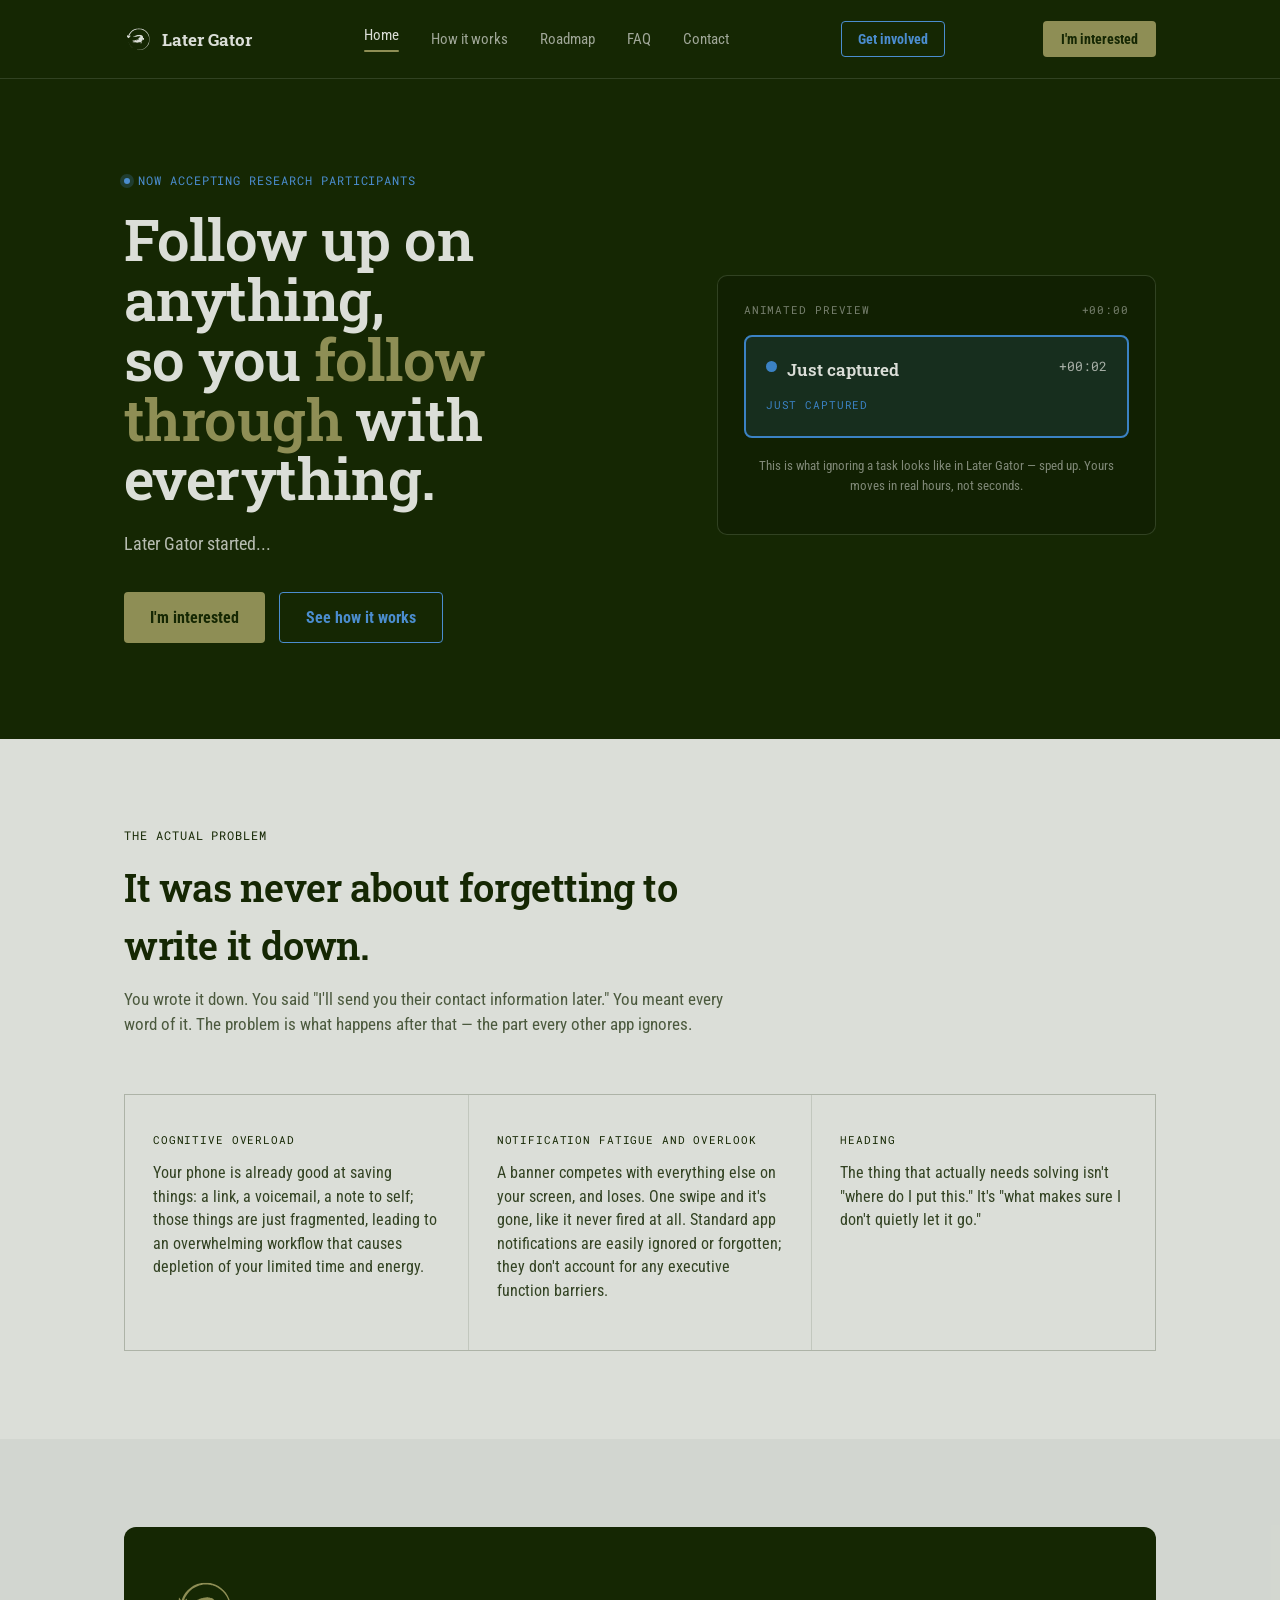
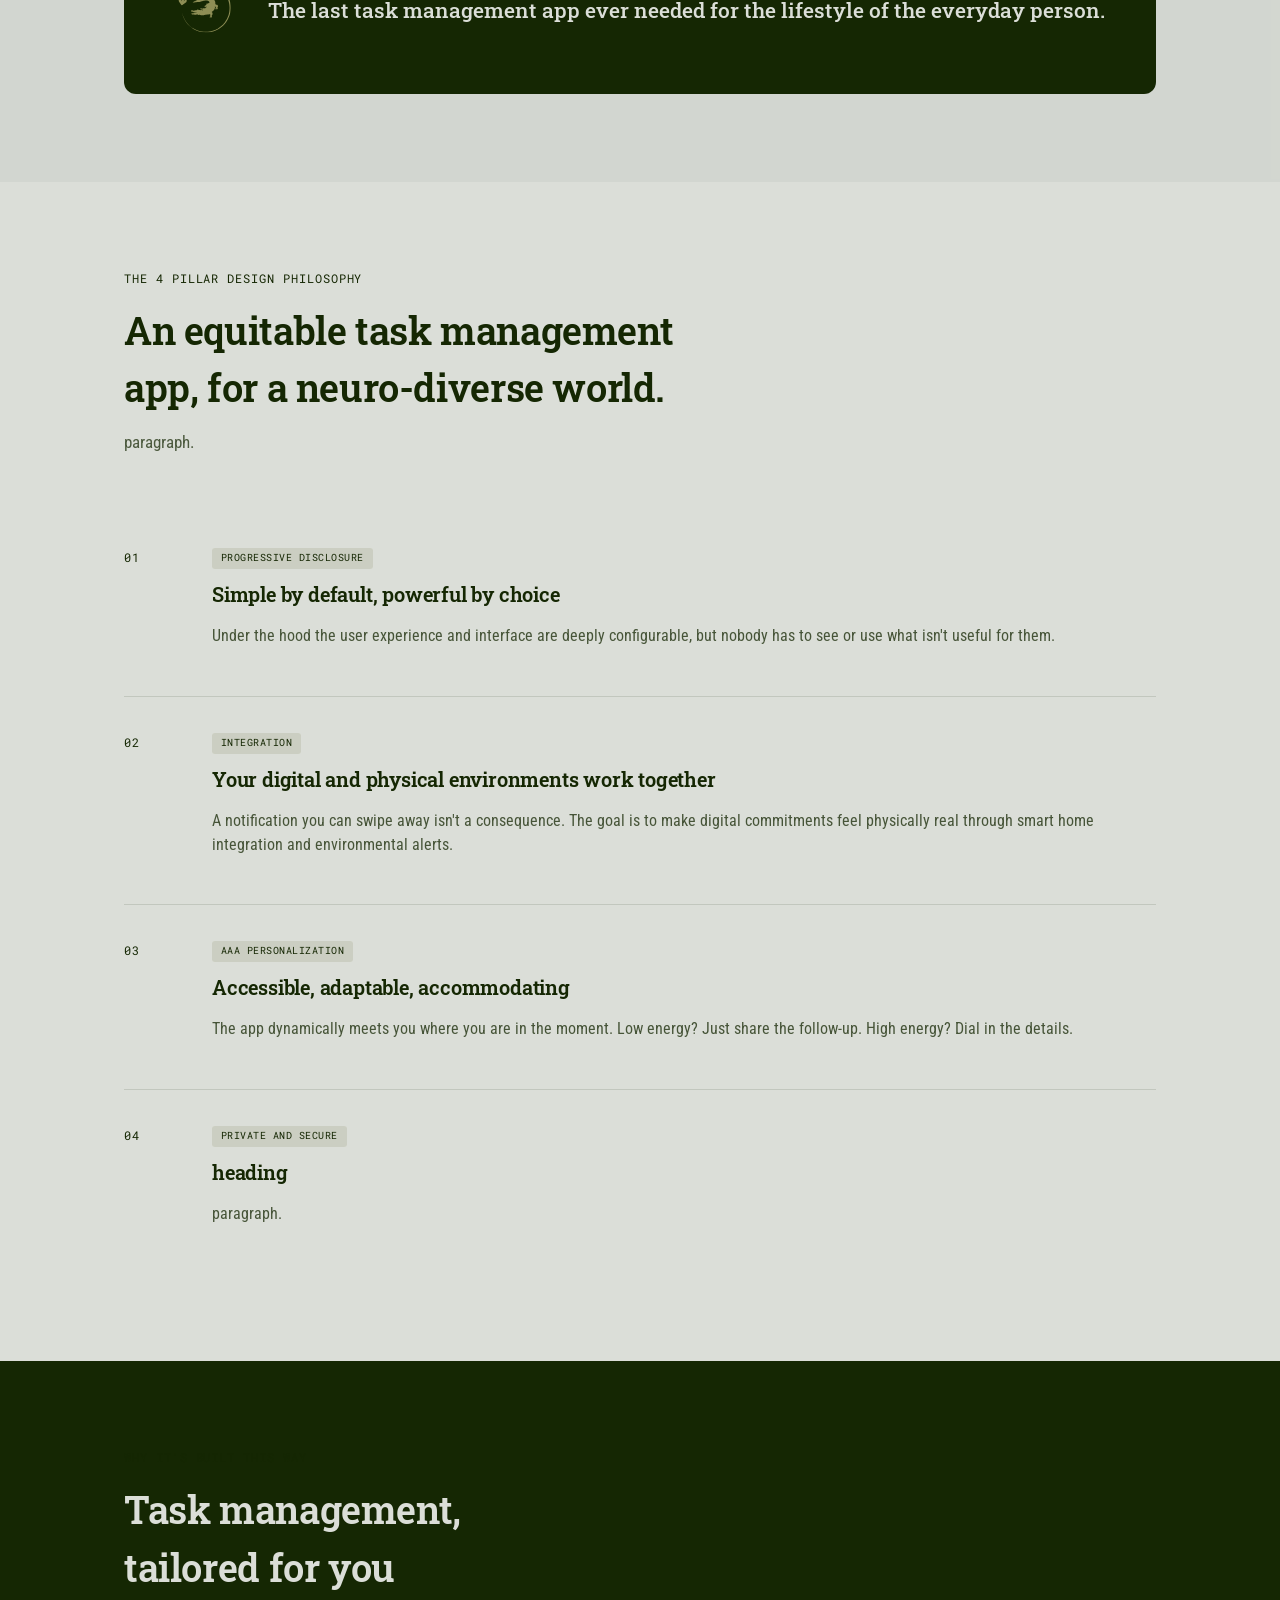
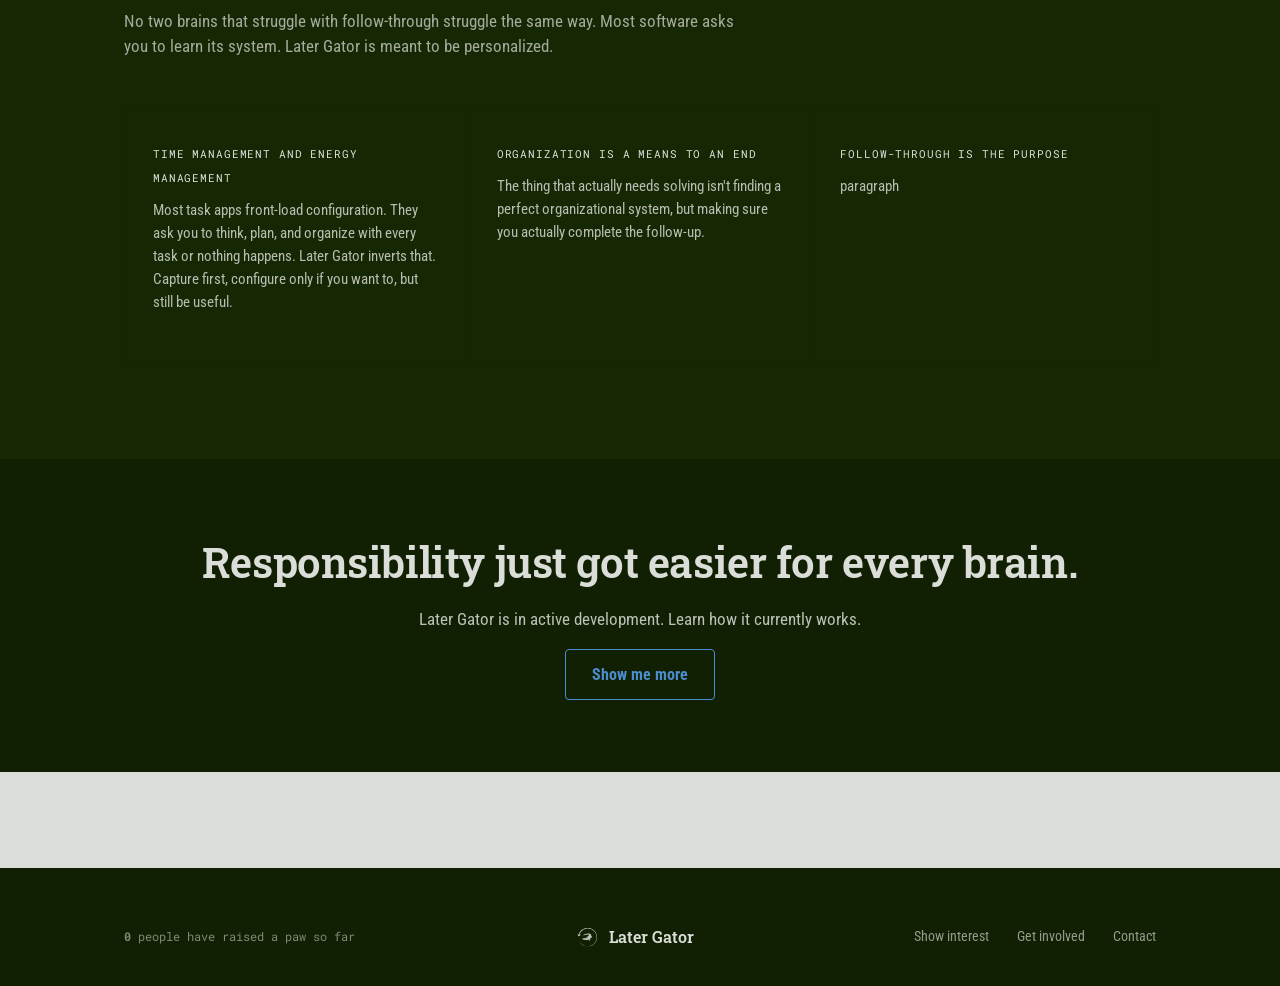
<file: index.html>
<!-- GENERATED FILE — do not edit directly.
     Source: src/partials/*.html + src/pages/page-index.html
     Edit those, then run `python build.py` to regenerate this file. -->
<!DOCTYPE html>
<html lang="en">
<head>
<meta charset="UTF-8" />
<meta name="viewport" content="width=device-width, initial-scale=1.0" />
<title>Later Gator — follow up on anything</title>
<link rel="icon" href="favicon.ico" sizes="any">
<link rel="icon" type="image/svg+xml" href="assets/favicon.svg">
<link rel="apple-touch-icon" href="apple-touch-icon.png">
<script src="matomo.js"></script>
<link rel="preconnect" href="https://fonts.googleapis.com">
<link rel="preconnect" href="https://fonts.gstatic.com" crossorigin>
<link href="https://fonts.googleapis.com/css2?family=Roboto+Slab:wght@400;500;600;700&family=Roboto+Condensed:wght@400;500;600;700&family=Roboto+Mono:wght@400;700&display=swap" rel="stylesheet">
<link rel="stylesheet" href="styles.css">
</head>
<body>

<nav class="topnav" aria-label="Primary navigation">
  <div class="topnav-inner">
    <button class="brand" onclick="location.href='index.html'" aria-label="Later Gator home">
      <svg viewBox="0 0 375 375" data-gator-icon="white" aria-hidden="true"></svg>
      Later Gator
    </button>
    <ul class="navlinks desktop-only">
      <li><button onclick="location.href='index.html'" data-nav="home">Home</button></li>
      <li><button onclick="location.href='how.html'" data-nav="how">How it works</button></li>
      <li><button onclick="location.href='roadmap.html'" data-nav="roadmap">Roadmap</button></li>
      <li><button onclick="location.href='faq.html'" data-nav="faq">FAQ</button></li>
      <li><button onclick="location.href='contact.html'" data-nav="contact">Contact</button></li>
    </ul>
    <button class="nav-cta-secondary" onclick="location.href='roadmap.html#get-involved'">Get involved</button>
    <button class="nav-cta" onclick="openInterest('Top nav')">I'm interested</button>
    <button class="mobile-toggle" onclick="toggleMobileMenu()" aria-expanded="false" aria-controls="mobileMenu" aria-label="Toggle menu">☰</button>
  </div>
  <div class="mobile-menu" id="mobileMenu">
    <button onclick="location.href='index.html'">Home</button>
    <button onclick="location.href='how.html'">How it works</button>
    <button onclick="location.href='roadmap.html'">Roadmap</button>
    <button onclick="location.href='faq.html'">FAQ</button>
    <button onclick="location.href='contact.html'">Contact</button>
    <button onclick="location.href='roadmap.html#get-involved'">Get involved</button>
  </div>
</nav>

<!-- ================= HOME ================= -->
<div class="page active" id="page-home">

  <header class="hero">
    <div class="wrap hero-grid">
      <div>
        <span class="eyebrow mono">Now accepting research participants</span>
        <h1>Follow up on anything,<br>so you <em>follow through</em> with everything.</h1>
        <p class="lede">Later Gator started...</p>
        <div class="hero-actions">
          <button class="btn-primary" onclick="openInterest('Hero primary')">I'm interested</button>
          <button class="btn-ghost" onclick="location.href='how.html'">See how it works</button>
        </div>
      </div>
      <div class="heat-demo-wrap">
        <div class="heat-demo-label">
          <span class="mono">Animated preview</span>
          <span class="mono" id="demoClock">+00:00</span>
        </div>
        <div class="demo-card" id="demoCard">
          <div class="demo-card-top">
            <div style="display:flex; gap:10px; align-items:flex-start;">
              <span class="demo-dot" id="demoDot"></span>
              <span class="demo-title" id="demoTitle">Call the therapist back</span>
            </div>
            <span class="demo-timer" id="demoTimer">+00:00</span>
          </div>
          <span class="demo-status" id="demoStatus">Just captured</span>
        </div>
        <p class="heat-demo-caption">This is what ignoring a task looks like in Later Gator &mdash; sped up. Yours moves in real hours, not seconds.</p>
      </div>
    </div>
  </header>

  <section class="section-light">
    <div class="wrap">
      <div class="section-head">
        <span class="mono">The actual problem</span>
        <h2>It was never about forgetting to write it down.</h2>
        <p>You wrote it down. You said "I'll send you their contact information later." You meant every word of it. The problem is what happens after that &mdash; the part every other app ignores.</p>
      </div>
      <div class="problem-grid">
        <div class="problem-cell">
          <span class="mono">Cognitive Overload</span>
          <p>Your phone is already good at saving things: a link, a voicemail, a note to self; those things are just fragmented, leading to an overwhelming workflow that causes depletion of your limited time and energy.</p>
        </div>
        <div class="problem-cell">
          <span class="mono">Notification Fatigue and Overlook</span>
          <p>A banner competes with everything else on your screen, and loses. One swipe and it's gone, like it never fired at all. Standard app notifications are easily ignored or forgotten; they don't account for any executive function barriers.</p>
        </div>
        <div class="problem-cell">
          <span class="mono">Heading</span>
          <p>The thing that actually needs solving isn't "where do I put this." It's "what makes sure I don't quietly let it go."</p>
        </div>
      </div>
    </div>
  </section>

  <section class="section-dim">
    <div class="wrap">
      <div class="origin-block">
        <div class="origin-icon">
          <svg viewBox="0 0 375 375" data-gator-icon="olive" aria-hidden="true"></svg>
        </div>
        <div>
          <p class="quote">The last task management app ever needed for the lifestyle of the everyday person.</p>
        </div>
      </div>
    </div>
  </section>

  <section class="section-light">
    <div class="wrap">
      <div class="section-head">
        <span class="mono">The 4 pillar design philosophy</span>
        <h2>An equitable task management app, for a neuro-diverse world.</h2>
        <p>paragraph.</p>
      </div>

      <div class="philosophy-layers">
        <div class="layer-row">
          <span class="layer-num mono">01</span>
          <div>
            <span class="layer-tag">Progressive disclosure</span>
            <h3>Simple by default, powerful by choice</h3>
            <p>Under the hood the user experience and interface are deeply configurable, but nobody has to see or use what isn't useful for them.</p>
          </div>
        </div>
        <div class="layer-row">
          <span class="layer-num mono">02</span>
          <div>
            <span class="layer-tag">Integration</span>
            <h3>Your digital and physical environments work together</h3>
            <p>A notification you can swipe away isn't a consequence. The goal is to make digital commitments feel physically real through smart home integration and environmental alerts.
</p>
          </div>
        </div>
        <div class="layer-row">
          <span class="layer-num mono">03</span>
          <div>
            <span class="layer-tag">AAA personalization</span>
            <h3>Accessible, adaptable, accommodating</h3>
            <p>The app dynamically meets you where you are in the moment. Low energy? Just share the follow-up. High energy? Dial in the details.</p>
          </div>
        </div>
        <div class="layer-row">
          <span class="layer-num mono">04</span>
          <div>
            <span class="layer-tag">Private and secure</span>
            <h3>heading</h3>
            <p>paragraph.</p>
          </div>
        </div>      
      </div>
    </div>
  </section>

  <section class="hero">
    <div class="wrap">
      <div class="section-head" style="margin-bottom:48px;">
        <span class="mono text-parchment">Why it's built this way</span>
        <h2 class="text-parchment">Task management,<br>tailored for you</h2>
        <p class="text-parchment-dim">No two brains that struggle with follow-through struggle the same way. Most software asks you to learn its system. Later Gator is meant to be personalized.</p>
      </div>
      <div class="philosophy-pillars">
        <div class="pillar-cell">
          <span class="mono">Time management AND energy management</span>
          <p>Most task apps front-load configuration. They ask you to think, plan, and organize with every task or nothing happens. Later Gator inverts that. Capture first, configure only if you want to, but still be useful.</p>
        </div>
        <div class="pillar-cell">
          <span class="mono">Organization is a means to an end</span>
          <p>The thing that actually needs solving isn't finding a perfect organizational system, but making sure you actually complete the follow-up.</p>
        </div>
        <div class="pillar-cell">
          <span class="mono">Follow-through is the purpose</span>
          <p>paragraph</p>
        </div>
      </div>
    </div>
  </section>

  <section class="cta-band">
    <div class="wrap">
      <h2>Responsibility just got easier for every brain.</h2>
      <p>Later Gator is in active development. Learn how it currently works.</p>
      <button class="btn-ghost" onclick="location.href='how.html'">Show me more</button>
    </div>
  </section>

</div>

<footer>
  <div class="wrap footer-inner">
    <div>
      <p class="interest-counter" id="footerCounter" aria-live="polite">Loading interest data…</p>
    </div>
    <div>
      <div class="footer-brand">
        <svg viewBox="0 0 375 375" data-gator-icon="white" aria-hidden="true"></svg>
        Later Gator
      </div>
    </div>
    <div class="footer-links">
      <button onclick="openInterest('Hero primary')">Show interest</button>
      <button onclick="location.href='roadmap.html#get-involved'">Get involved</button>
      <button onclick="location.href='contact.html'">Contact</button>
    </div>
  </div>
</footer>

<!-- ================= Interest Modal ================= -->
<div class="modal-overlay" id="interestModal" role="dialog" aria-modal="true" aria-labelledby="modalTitle">
  <div class="modal-box">
    <button class="modal-close" onclick="closeInterest()" aria-label="Close">×</button>
    <div id="modalForm">
      <span class="mono">Show interest</span>
      <h3 id="modalTitle">Want to be notified when it's ready?</h3>
      <p class="desc">Leave your email and we'll reach out &mdash; or just tap "I'm interested" if you'd rather stay anonymous for now.</p>
      <label for="interestEmail" class="sr-only">Email address (optional)</label>
      <input type="email" id="interestEmail" placeholder="you@example.com (optional)" autocomplete="email">
      <div class="modal-actions">
        <button class="btn-primary" onclick="submitInterest()">Notify me</button>
        <button class="modal-skip" onclick="submitInterest(true)">I'm interested, skip email</button>
      </div>
    </div>
    <div class="modal-success" id="modalSuccess" style="display:none;">
      <svg viewBox="0 0 100 100" fill="none" xmlns="http://www.w3.org/2000/svg" aria-hidden="true">
        <circle cx="50" cy="50" r="46" class="icon-fill-signal"/>
        <path d="M30 52l14 14 28-30" class="icon-stroke-ink" stroke-width="6" stroke-linecap="round" stroke-linejoin="round" fill="none"/>
      </svg>
      <h3>You're on the list.</h3>
      <p>Thanks for the interest &mdash; we'll be in touch as soon as early access opens.</p>
    </div>
  </div>
</div>

<script src="script.js"></script>

</body>
</html>
</file>
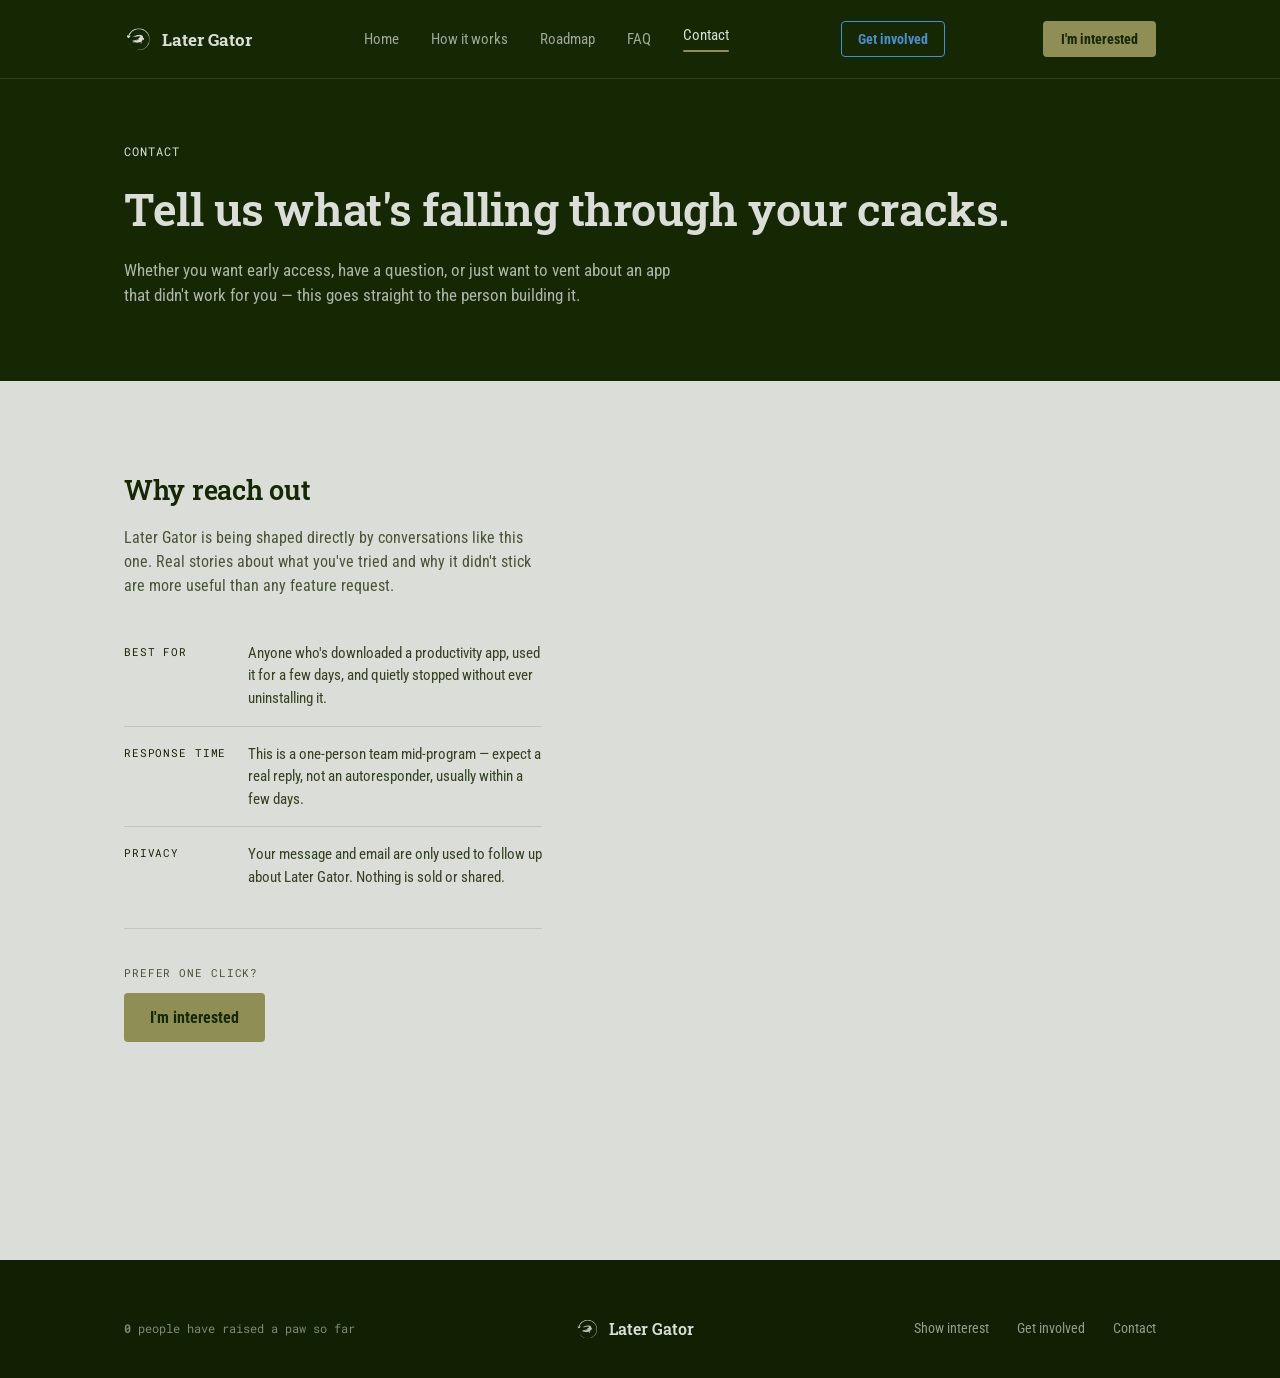
<file: contact.html>
<!-- GENERATED FILE — do not edit directly.
     Source: src/partials/*.html + src/pages/page-contact.html
     Edit those, then run `python build.py` to regenerate this file. -->
<!DOCTYPE html>
<html lang="en">
<head>
<meta charset="UTF-8" />
<meta name="viewport" content="width=device-width, initial-scale=1.0" />
<title>Later Gator — follow up on anything</title>
<link rel="icon" href="favicon.ico" sizes="any">
<link rel="icon" type="image/svg+xml" href="assets/favicon.svg">
<link rel="apple-touch-icon" href="apple-touch-icon.png">
<script src="matomo.js"></script>
<link rel="preconnect" href="https://fonts.googleapis.com">
<link rel="preconnect" href="https://fonts.gstatic.com" crossorigin>
<link href="https://fonts.googleapis.com/css2?family=Roboto+Slab:wght@400;500;600;700&family=Roboto+Condensed:wght@400;500;600;700&family=Roboto+Mono:wght@400;700&display=swap" rel="stylesheet">
<link rel="stylesheet" href="styles.css">
</head>
<body>

<nav class="topnav" aria-label="Primary navigation">
  <div class="topnav-inner">
    <button class="brand" onclick="location.href='index.html'" aria-label="Later Gator home">
      <svg viewBox="0 0 375 375" data-gator-icon="white" aria-hidden="true"></svg>
      Later Gator
    </button>
    <ul class="navlinks desktop-only">
      <li><button onclick="location.href='index.html'" data-nav="home">Home</button></li>
      <li><button onclick="location.href='how.html'" data-nav="how">How it works</button></li>
      <li><button onclick="location.href='roadmap.html'" data-nav="roadmap">Roadmap</button></li>
      <li><button onclick="location.href='faq.html'" data-nav="faq">FAQ</button></li>
      <li><button onclick="location.href='contact.html'" data-nav="contact">Contact</button></li>
    </ul>
    <button class="nav-cta-secondary" onclick="location.href='roadmap.html#get-involved'">Get involved</button>
    <button class="nav-cta" onclick="openInterest('Top nav')">I'm interested</button>
    <button class="mobile-toggle" onclick="toggleMobileMenu()" aria-expanded="false" aria-controls="mobileMenu" aria-label="Toggle menu">☰</button>
  </div>
  <div class="mobile-menu" id="mobileMenu">
    <button onclick="location.href='index.html'">Home</button>
    <button onclick="location.href='how.html'">How it works</button>
    <button onclick="location.href='roadmap.html'">Roadmap</button>
    <button onclick="location.href='faq.html'">FAQ</button>
    <button onclick="location.href='contact.html'">Contact</button>
    <button onclick="location.href='roadmap.html#get-involved'">Get involved</button>
  </div>
</nav>

<!-- ================= CONTACT ================= -->
<div class="page active" id="page-contact">

  <header class="page-header">
    <div class="wrap">
      <span class="mono">Contact</span>
      <h1>Tell us what's falling through your cracks.</h1>
      <p>Whether you want early access, have a question, or just want to vent about an app that didn't work for you &mdash; this goes straight to the person building it.</p>
    </div>
  </header>

  <section class="section-light">
    <div class="wrap contact-grid">
      <div class="contact-info">
        <h2>Why reach out</h2>
        <p>Later Gator is being shaped directly by conversations like this one. Real stories about what you've tried and why it didn't stick are more useful than any feature request.</p>

        <div class="contact-fact">
          <span class="mono">Best for</span>
          <p>Anyone who's downloaded a productivity app, used it for a few days, and quietly stopped without ever uninstalling it.</p>
        </div>
        <div class="contact-fact">
          <span class="mono">Response time</span>
          <p>This is a one-person team mid-program &mdash; expect a real reply, not an autoresponder, usually within a few days.</p>
        </div>
        <div class="contact-fact">
          <span class="mono">Privacy</span>
          <p>Your message and email are only used to follow up about Later Gator. Nothing is sold or shared.</p>
        </div>

        <div class="quick-interest">
          <p class="mono">Prefer one click?</p>
          <button class="btn-primary" onclick="openInterest('Contact page quick CTA')">I'm interested</button>
        </div>
      </div>

      <div>
        <iframe src="https://opnform.com/forms/2856bdff-f954-4b89-9d24-d6bd6fa3ffe8" width="100%" height="600" frameborder="0" style="border-radius:10px;" title="Later Gator contact form"></iframe>
      </div>
    </div>
  </section>

</div>

<footer>
  <div class="wrap footer-inner">
    <div>
      <p class="interest-counter" id="footerCounter" aria-live="polite">Loading interest data…</p>
    </div>
    <div>
      <div class="footer-brand">
        <svg viewBox="0 0 375 375" data-gator-icon="white" aria-hidden="true"></svg>
        Later Gator
      </div>
    </div>
    <div class="footer-links">
      <button onclick="openInterest('Hero primary')">Show interest</button>
      <button onclick="location.href='roadmap.html#get-involved'">Get involved</button>
      <button onclick="location.href='contact.html'">Contact</button>
    </div>
  </div>
</footer>

<!-- ================= Interest Modal ================= -->
<div class="modal-overlay" id="interestModal" role="dialog" aria-modal="true" aria-labelledby="modalTitle">
  <div class="modal-box">
    <button class="modal-close" onclick="closeInterest()" aria-label="Close">×</button>
    <div id="modalForm">
      <span class="mono">Show interest</span>
      <h3 id="modalTitle">Want to be notified when it's ready?</h3>
      <p class="desc">Leave your email and we'll reach out &mdash; or just tap "I'm interested" if you'd rather stay anonymous for now.</p>
      <label for="interestEmail" class="sr-only">Email address (optional)</label>
      <input type="email" id="interestEmail" placeholder="you@example.com (optional)" autocomplete="email">
      <div class="modal-actions">
        <button class="btn-primary" onclick="submitInterest()">Notify me</button>
        <button class="modal-skip" onclick="submitInterest(true)">I'm interested, skip email</button>
      </div>
    </div>
    <div class="modal-success" id="modalSuccess" style="display:none;">
      <svg viewBox="0 0 100 100" fill="none" xmlns="http://www.w3.org/2000/svg" aria-hidden="true">
        <circle cx="50" cy="50" r="46" class="icon-fill-signal"/>
        <path d="M30 52l14 14 28-30" class="icon-stroke-ink" stroke-width="6" stroke-linecap="round" stroke-linejoin="round" fill="none"/>
      </svg>
      <h3>You're on the list.</h3>
      <p>Thanks for the interest &mdash; we'll be in touch as soon as early access opens.</p>
    </div>
  </div>
</div>

<script src="script.js"></script>

</body>
</html>
</file>
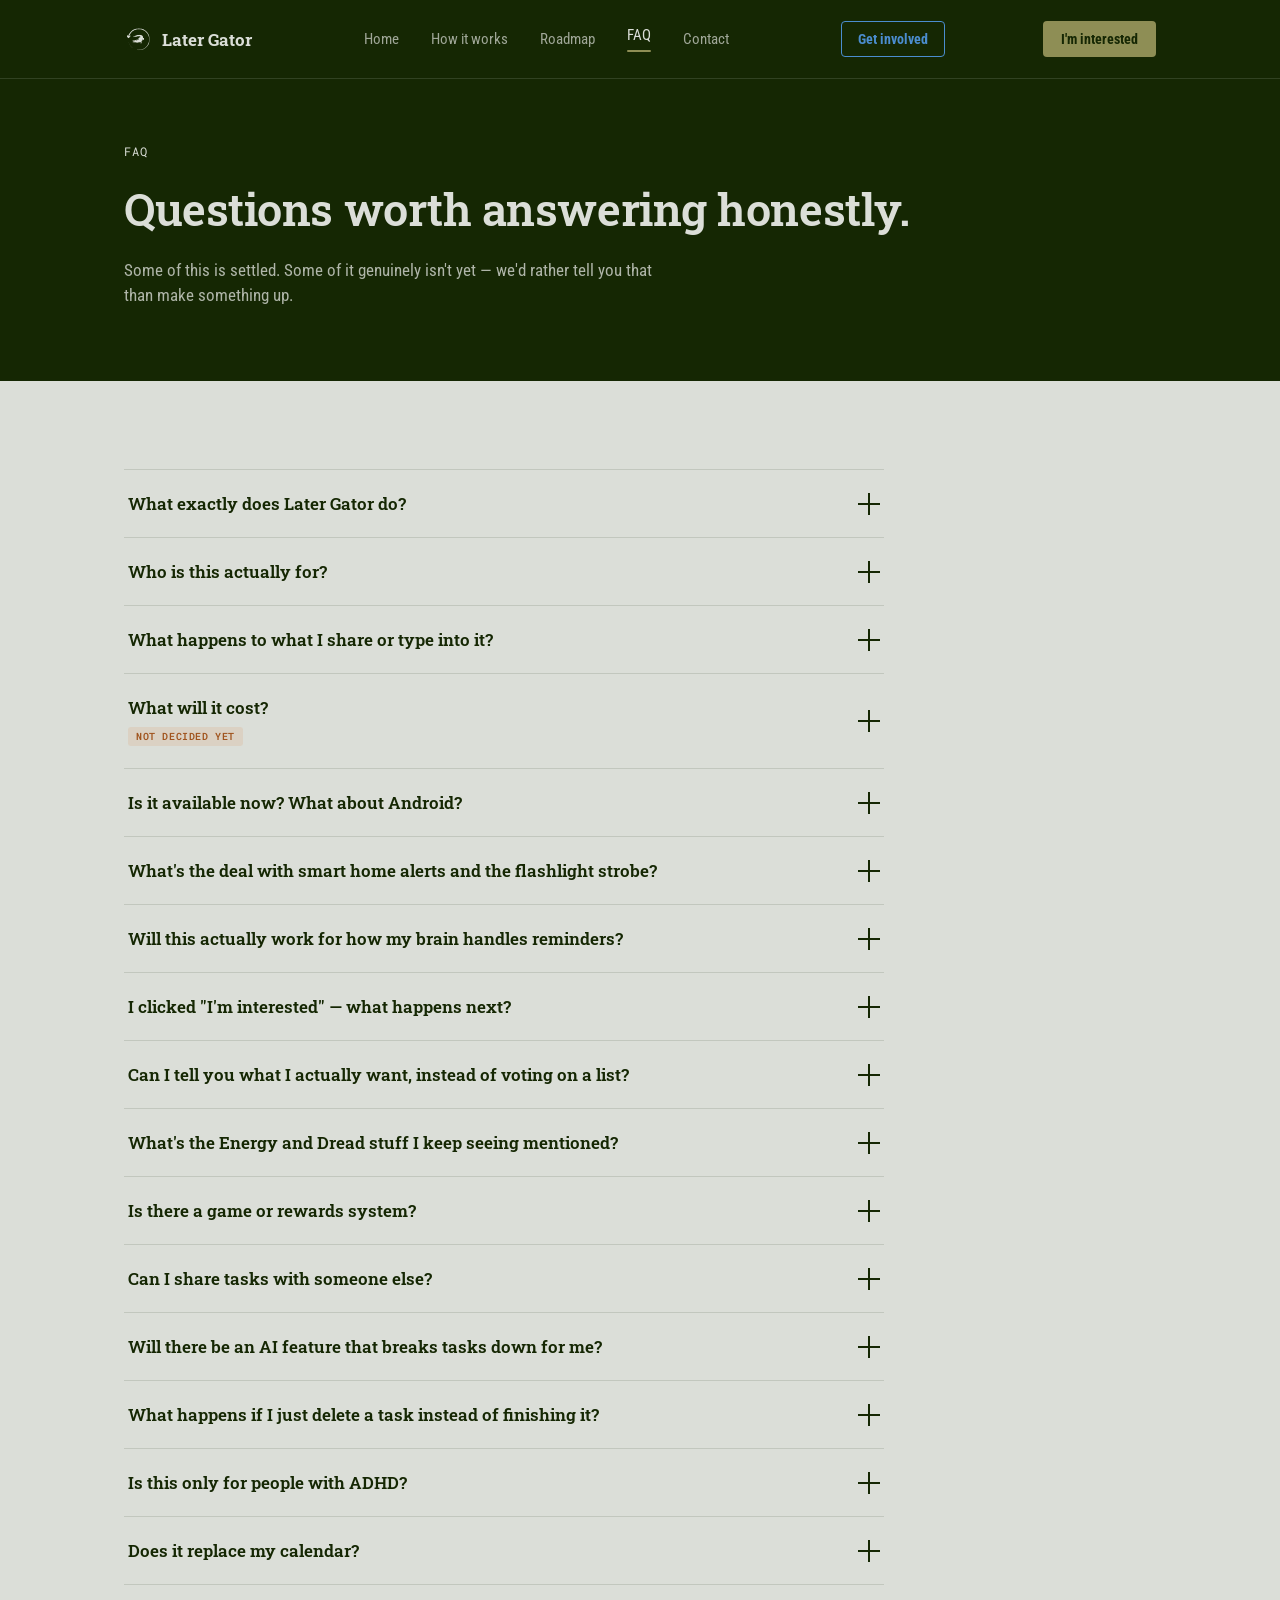
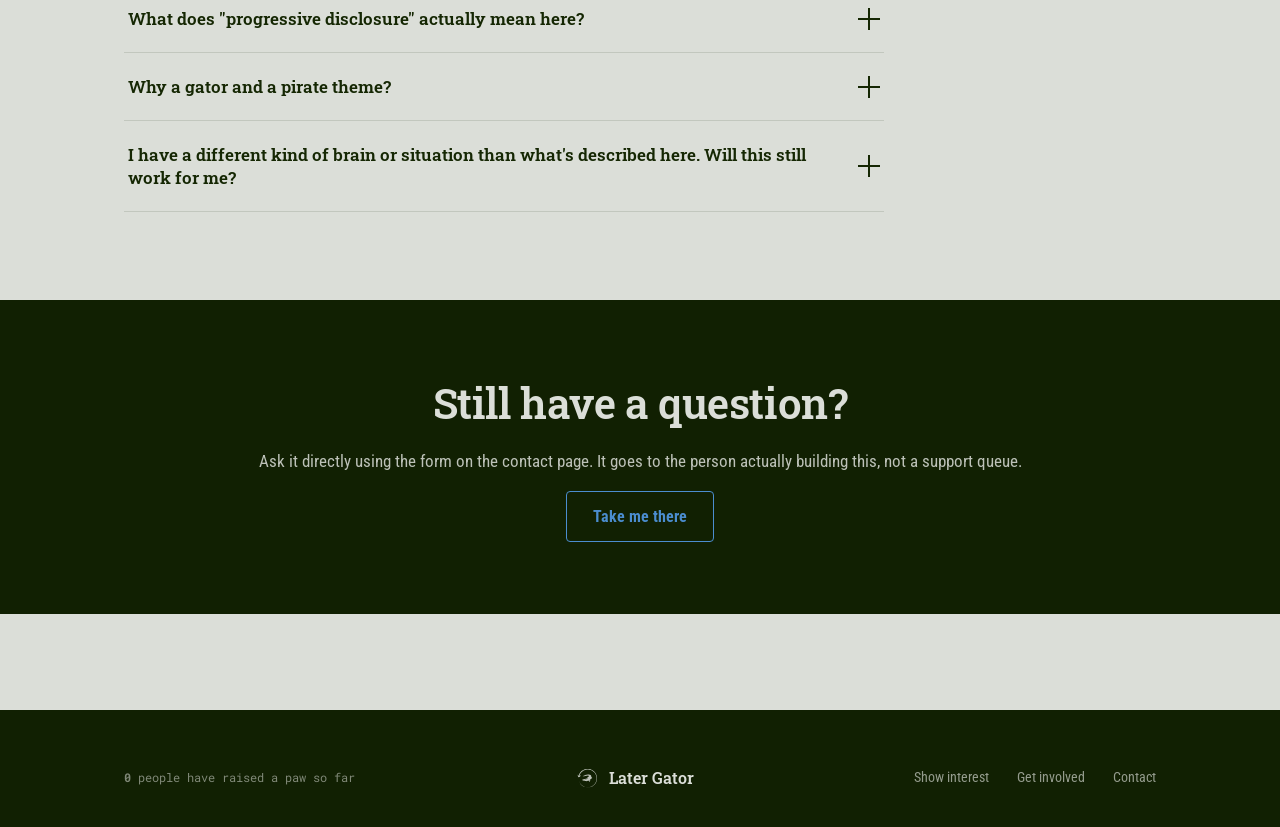
<file: faq.html>
<!-- GENERATED FILE — do not edit directly.
     Source: src/partials/*.html + src/pages/page-faq.html
     Edit those, then run `python build.py` to regenerate this file. -->
<!DOCTYPE html>
<html lang="en">
<head>
<meta charset="UTF-8" />
<meta name="viewport" content="width=device-width, initial-scale=1.0" />
<title>Later Gator — follow up on anything</title>
<link rel="icon" href="favicon.ico" sizes="any">
<link rel="icon" type="image/svg+xml" href="assets/favicon.svg">
<link rel="apple-touch-icon" href="apple-touch-icon.png">
<script src="matomo.js"></script>
<link rel="preconnect" href="https://fonts.googleapis.com">
<link rel="preconnect" href="https://fonts.gstatic.com" crossorigin>
<link href="https://fonts.googleapis.com/css2?family=Roboto+Slab:wght@400;500;600;700&family=Roboto+Condensed:wght@400;500;600;700&family=Roboto+Mono:wght@400;700&display=swap" rel="stylesheet">
<link rel="stylesheet" href="styles.css">
</head>
<body>

<nav class="topnav" aria-label="Primary navigation">
  <div class="topnav-inner">
    <button class="brand" onclick="location.href='index.html'" aria-label="Later Gator home">
      <svg viewBox="0 0 375 375" data-gator-icon="white" aria-hidden="true"></svg>
      Later Gator
    </button>
    <ul class="navlinks desktop-only">
      <li><button onclick="location.href='index.html'" data-nav="home">Home</button></li>
      <li><button onclick="location.href='how.html'" data-nav="how">How it works</button></li>
      <li><button onclick="location.href='roadmap.html'" data-nav="roadmap">Roadmap</button></li>
      <li><button onclick="location.href='faq.html'" data-nav="faq">FAQ</button></li>
      <li><button onclick="location.href='contact.html'" data-nav="contact">Contact</button></li>
    </ul>
    <button class="nav-cta-secondary" onclick="location.href='roadmap.html#get-involved'">Get involved</button>
    <button class="nav-cta" onclick="openInterest('Top nav')">I'm interested</button>
    <button class="mobile-toggle" onclick="toggleMobileMenu()" aria-expanded="false" aria-controls="mobileMenu" aria-label="Toggle menu">☰</button>
  </div>
  <div class="mobile-menu" id="mobileMenu">
    <button onclick="location.href='index.html'">Home</button>
    <button onclick="location.href='how.html'">How it works</button>
    <button onclick="location.href='roadmap.html'">Roadmap</button>
    <button onclick="location.href='faq.html'">FAQ</button>
    <button onclick="location.href='contact.html'">Contact</button>
    <button onclick="location.href='roadmap.html#get-involved'">Get involved</button>
  </div>
</nav>

<!-- ================= FAQ ================= -->
<div class="page active" id="page-faq">

  <header class="page-header">
    <div class="wrap">
      <span class="mono">FAQ</span>
      <h1>Questions worth answering honestly.</h1>
      <p>Some of this is settled. Some of it genuinely isn't yet &mdash; we'd rather tell you that than make something up.</p>
    </div>
  </header>

  <section class="section-light">
    <div class="wrap">
      <div class="faq-list">

        <div class="faq-item">
          <h3><button class="faq-question" onclick="toggleFaq(this)" aria-expanded="false">
            What exactly does Later Gator do?
            <span class="faq-icon" aria-hidden="true"></span>
          </button></h3>
          <div class="faq-answer">
            <div class="faq-answer-inner">
              <p>It catches things you mean to deal with later &mdash; a link, a voicemail, a text someone sent you &mdash; before they disappear into the graveyard of good intentions. You share it to Later Gator the same way you'd share it to anyone else. Later Gator holds onto it, and if you don't follow through, it doesn't just send a banner and give up. It escalates.</p>
              <p>It's not a place to organize your whole life. It's a place specifically for the things you'd otherwise lose.</p>
            </div>
          </div>
        </div>

        <div class="faq-item">
          <h3><button class="faq-question" onclick="toggleFaq(this)" aria-expanded="false">
            Who is this actually for?
            <span class="faq-icon" aria-hidden="true"></span>
          </button></h3>
          <div class="faq-answer">
            <div class="faq-answer-inner">
              <p>Mainly: people who've downloaded two or three productivity apps, used each for a few days, and quietly stopped without ever uninstalling them. If that's you, the problem was never that you didn't know how to use a task app &mdash; it's that none of them had any teeth.</p>
              <p>Later Gator is being built especially with neurodivergent adults in mind &mdash; ADHD, executive dysfunction, or anyone whose brain doesn't respond well to a reminder that's one swipe away from gone. But the core idea, alerts that don't give up after one try, helps anyone whose phone currently makes it easier to ignore something than to do it.</p>
            </div>
          </div>
        </div>

        <div class="faq-item">
          <h3><button class="faq-question" onclick="toggleFaq(this)" aria-expanded="false">
            What happens to what I share or type into it?
            <span class="faq-icon" aria-hidden="true"></span>
          </button></h3>
          <div class="faq-answer">
            <div class="faq-answer-inner">
              <p>Whatever you capture &mdash; a link, a note, a voicemail &mdash; is used to run the app for you and nothing else. It isn't sold, and it isn't used to advertise to you. Anthropic's Claude products, including the tools used to build this prototype, don't run ads or let advertisers pay to influence what gets shown to anyone &mdash; and that same principle is the bar for Later Gator itself.</p>
              <p>The full data and privacy policy will be published before this leaves prototype stage. Right now, treat anything you submit through the interest form or contact page as going directly to the person building this, not into a marketing list.</p>
            </div>
          </div>
        </div>

        <div class="faq-item">
          <h3><button class="faq-question" onclick="toggleFaq(this)" aria-expanded="false">
            <span class="faq-question-label">
              What will it cost?
              <span class="faq-tag undecided">Not decided yet</span>
            </span>
            <span class="faq-icon" aria-hidden="true"></span>
          </button></h3>
          <div class="faq-answer">
            <div class="faq-answer-inner">
              <p>Honestly &mdash; we don't know yet, and we'd rather say that plainly than promise a number we might not keep. The plan is to figure out pricing the right way: by talking to people who'd actually use this and seeing what they currently spend time, money, or effort on to solve the same problem, before deciding what's fair to charge.</p>
              <p>Whatever the model ends up being, early testers who sign up now will hear about it first, and the basic capture-and-remind experience is not expected to require payment just to try.</p>
            </div>
          </div>
        </div>

        <div class="faq-item">
          <h3><button class="faq-question" onclick="toggleFaq(this)" aria-expanded="false">
            Is it available now? What about Android?
            <span class="faq-icon" aria-hidden="true"></span>
          </button></h3>
          <div class="faq-answer">
            <div class="faq-answer-inner">
              <p>Not yet &mdash; what you can see right now is a working prototype, not the shipped app. The honest next step is a real iOS TestFlight build for early testers, ahead of any public App Store release. Android isn't ruled out, but iOS comes first.</p>
            </div>
          </div>
        </div>

        <div class="faq-item">
          <h3><button class="faq-question" onclick="toggleFaq(this)" aria-expanded="false">
            What's the deal with smart home alerts and the flashlight strobe?
            <span class="faq-icon" aria-hidden="true"></span>
          </button></h3>
          <div class="faq-answer">
            <div class="faq-answer-inner">
              <p>The idea is that a reminder shouldn't have to stay trapped on a screen you're not looking at. If a banner and a sound haven't gotten your attention, the next step can move into your physical space &mdash; a light, a speaker, or your phone's flashlight strobing until you deal with the task.</p>
              <p>These are further out on the roadmap, not in the current prototype, and they'll always be optional and configurable &mdash; nothing escalates further than you've told it to.</p>
            </div>
          </div>
        </div>

        <div class="faq-item">
          <h3><button class="faq-question" onclick="toggleFaq(this)" aria-expanded="false">
            Will this actually work for how my brain handles reminders?
            <span class="faq-icon" aria-hidden="true"></span>
          </button></h3>
          <div class="faq-answer">
            <div class="faq-answer-inner">
              <p>That's genuinely the open question this whole prototype exists to test &mdash; not something we're going to claim with certainty before hearing from people outside one household. Accessibility isn't planned as a bolt-on feature, though: voice control, text-to-speech, and high-contrast display are on the roadmap as core parts of the experience, not extras added later.</p>
            </div>
          </div>
        </div>

        <div class="faq-item">
          <h3><button class="faq-question" onclick="toggleFaq(this)" aria-expanded="false">
            I clicked "I'm interested" &mdash; what happens next?
            <span class="faq-icon" aria-hidden="true"></span>
          </button></h3>
          <div class="faq-answer">
            <div class="faq-answer-inner">
              <p>You're added to the list of people to reach out to as soon as there's a real build to test, and your interest helps make the case that this is worth building further. If you left an email, expect a real, personal message when that happens &mdash; not an automated drip campaign.</p>
            </div>
          </div>
        </div>

        <div class="faq-item">
          <h3><button class="faq-question" onclick="toggleFaq(this)" aria-expanded="false">
            Can I tell you what I actually want, instead of voting on a list?
            <span class="faq-icon" aria-hidden="true"></span>
          </button></h3>
          <div class="faq-answer">
            <div class="faq-answer-inner">
              <p>Please do &mdash; that's what the contact page is for. Votes on the roadmap page are a fast signal, but a real story about something you tried and abandoned is worth more than any click. If you've got one, that's the more useful thing to send.</p>
            </div>
          </div>
        </div>

        <div class="faq-item">
          <h3><button class="faq-question" onclick="toggleFaq(this)" aria-expanded="false">
            What's the Energy and Dread stuff I keep seeing mentioned?
            <span class="faq-icon" aria-hidden="true"></span>
          </button></h3>
          <div class="faq-answer">
            <div class="faq-answer-inner">
              <p>Two attributes you'll eventually be able to add to any task: Energy (how much capacity it'll take) and Dread (how much you're avoiding it). The idea is to plan around your actual state on a given day, not just a calendar that doesn't know you're running on empty.</p>
            </div>
          </div>
        </div>

        <div class="faq-item">
          <h3><button class="faq-question" onclick="toggleFaq(this)" aria-expanded="false">
            Is there a game or rewards system?
            <span class="faq-icon" aria-hidden="true"></span>
          </button></h3>
          <div class="faq-answer">
            <div class="faq-answer-inner">
              <p>There's a lightweight one planned, not live yet. You're cast as a pirate, the gator is the thing that catches up to you when something's overdue, and completing tasks earns treasure and badges. It's designed to support follow-through, not turn the app into a different kind of distraction.</p>
            </div>
          </div>
        </div>

        <div class="faq-item">
          <h3><button class="faq-question" onclick="toggleFaq(this)" aria-expanded="false">
            Can I share tasks with someone else?
            <span class="faq-icon" aria-hidden="true"></span>
          </button></h3>
          <div class="faq-answer">
            <div class="faq-answer-inner">
              <p>That's on the roadmap. Two different ways are planned: one where you split ownership of tasks directly with someone, and one that's accountability-only, where someone just checks in on your progress without taking on any of the task themselves.</p>
            </div>
          </div>
        </div>

        <div class="faq-item">
          <h3><button class="faq-question" onclick="toggleFaq(this)" aria-expanded="false">
            Will there be an AI feature that breaks tasks down for me?
            <span class="faq-icon" aria-hidden="true"></span>
          </button></h3>
          <div class="faq-answer">
            <div class="faq-answer-inner">
              <p>Yes, it's planned. A vague, heavy task like "deal with insurance" could be split into a few concrete first steps automatically. It's the kind of breakdown that's genuinely hard to do for yourself when the task itself feels like too much.</p>
            </div>
          </div>
        </div>

        <div class="faq-item">
          <h3><button class="faq-question" onclick="toggleFaq(this)" aria-expanded="false">
            What happens if I just delete a task instead of finishing it?
            <span class="faq-icon" aria-hidden="true"></span>
          </button></h3>
          <div class="faq-answer">
            <div class="faq-answer-inner">
              <p>Right now, nothing special. On the roadmap is a short, judgment-free check-in when you delete something, not just when you complete it &mdash; the goal is understanding what kinds of tasks tend to get abandoned and why, not guilt-tripping anyone.</p>
            </div>
          </div>
        </div>

        <div class="faq-item">
          <h3><button class="faq-question" onclick="toggleFaq(this)" aria-expanded="false">
            Is this only for people with ADHD?
            <span class="faq-icon" aria-hidden="true"></span>
          </button></h3>
          <div class="faq-answer">
            <div class="faq-answer-inner">
              <p>No. It's being built especially with ADHD and executive dysfunction in mind because that's where the problem is most acute, but the underlying idea &mdash; alerts that don't give up after one try &mdash; helps anyone whose phone currently makes it easier to ignore something than to do it.</p>
            </div>
          </div>
        </div>

        <div class="faq-item">
          <h3><button class="faq-question" onclick="toggleFaq(this)" aria-expanded="false">
            Does it replace my calendar?
            <span class="faq-icon" aria-hidden="true"></span>
          </button></h3>
          <div class="faq-answer">
            <div class="faq-answer-inner">
              <p>No. It's meant to sit alongside whatever you already use for scheduled events. Two-way calendar sync is on the roadmap so you can see your Later Gator tasks and your existing calendar in one place, without having to give up either.</p>
            </div>
          </div>
        </div>

        <div class="faq-item">
          <h3><button class="faq-question" onclick="toggleFaq(this)" aria-expanded="false">
            What does "progressive disclosure" actually mean here?
            <span class="faq-icon" aria-hidden="true"></span>
          </button></h3>
          <div class="faq-answer">
            <div class="faq-answer-inner">
              <p>It means the app is simple by default and powerful by choice. You can use Later Gator with zero setup and never touch a configuration screen, or you can dig in and customize alert rules, escalation paths, and attributes in detail. Nobody is forced into the complex version.</p>
            </div>
          </div>
        </div>

        <div class="faq-item">
          <h3><button class="faq-question" onclick="toggleFaq(this)" aria-expanded="false">
            Why a gator and a pirate theme?
            <span class="faq-icon" aria-hidden="true"></span>
          </button></h3>
          <div class="faq-answer">
            <div class="faq-answer-inner">
              <p>The gator is cast as the thing that catches up to you when a task goes overdue &mdash; not a mascot, more like the consequence with teeth. You're the pirate trying to stay ahead of it. It's meant to make the stakes feel a little more real without being childish about it.</p>
            </div>
          </div>
        </div>

        <div class="faq-item">
          <h3><button class="faq-question" onclick="toggleFaq(this)" aria-expanded="false">
            I have a different kind of brain or situation than what's described here. Will this still work for me?
            <span class="faq-icon" aria-hidden="true"></span>
          </button></h3>
          <div class="faq-answer">
            <div class="faq-answer-inner">
              <p>Possibly &mdash; that's genuinely part of what this smoke test is trying to find out. The core mechanic (capture something, then get escalating reminders until you deal with it) isn't specific to one diagnosis or situation. If you try it and it doesn't fit, telling us why is exactly the kind of feedback this stage of building needs.</p>
            </div>
          </div>
        </div>

      </div>
    </div>
  </section>

  <section class="cta-band">
    <div class="wrap">
      <h2>Still have a question?</h2>
      <p>Ask it directly using the form on the contact page. It goes to the person actually building this, not a support queue.</p>
      <button class="btn-ghost" onclick="location.href='contact.html'">Take me there</button>
    </div>
  </section>

</div>

<footer>
  <div class="wrap footer-inner">
    <div>
      <p class="interest-counter" id="footerCounter" aria-live="polite">Loading interest data…</p>
    </div>
    <div>
      <div class="footer-brand">
        <svg viewBox="0 0 375 375" data-gator-icon="white" aria-hidden="true"></svg>
        Later Gator
      </div>
    </div>
    <div class="footer-links">
      <button onclick="openInterest('Hero primary')">Show interest</button>
      <button onclick="location.href='roadmap.html#get-involved'">Get involved</button>
      <button onclick="location.href='contact.html'">Contact</button>
    </div>
  </div>
</footer>

<!-- ================= Interest Modal ================= -->
<div class="modal-overlay" id="interestModal" role="dialog" aria-modal="true" aria-labelledby="modalTitle">
  <div class="modal-box">
    <button class="modal-close" onclick="closeInterest()" aria-label="Close">×</button>
    <div id="modalForm">
      <span class="mono">Show interest</span>
      <h3 id="modalTitle">Want to be notified when it's ready?</h3>
      <p class="desc">Leave your email and we'll reach out &mdash; or just tap "I'm interested" if you'd rather stay anonymous for now.</p>
      <label for="interestEmail" class="sr-only">Email address (optional)</label>
      <input type="email" id="interestEmail" placeholder="you@example.com (optional)" autocomplete="email">
      <div class="modal-actions">
        <button class="btn-primary" onclick="submitInterest()">Notify me</button>
        <button class="modal-skip" onclick="submitInterest(true)">I'm interested, skip email</button>
      </div>
    </div>
    <div class="modal-success" id="modalSuccess" style="display:none;">
      <svg viewBox="0 0 100 100" fill="none" xmlns="http://www.w3.org/2000/svg" aria-hidden="true">
        <circle cx="50" cy="50" r="46" class="icon-fill-signal"/>
        <path d="M30 52l14 14 28-30" class="icon-stroke-ink" stroke-width="6" stroke-linecap="round" stroke-linejoin="round" fill="none"/>
      </svg>
      <h3>You're on the list.</h3>
      <p>Thanks for the interest &mdash; we'll be in touch as soon as early access opens.</p>
    </div>
  </div>
</div>

<script src="script.js"></script>

</body>
</html>
</file>
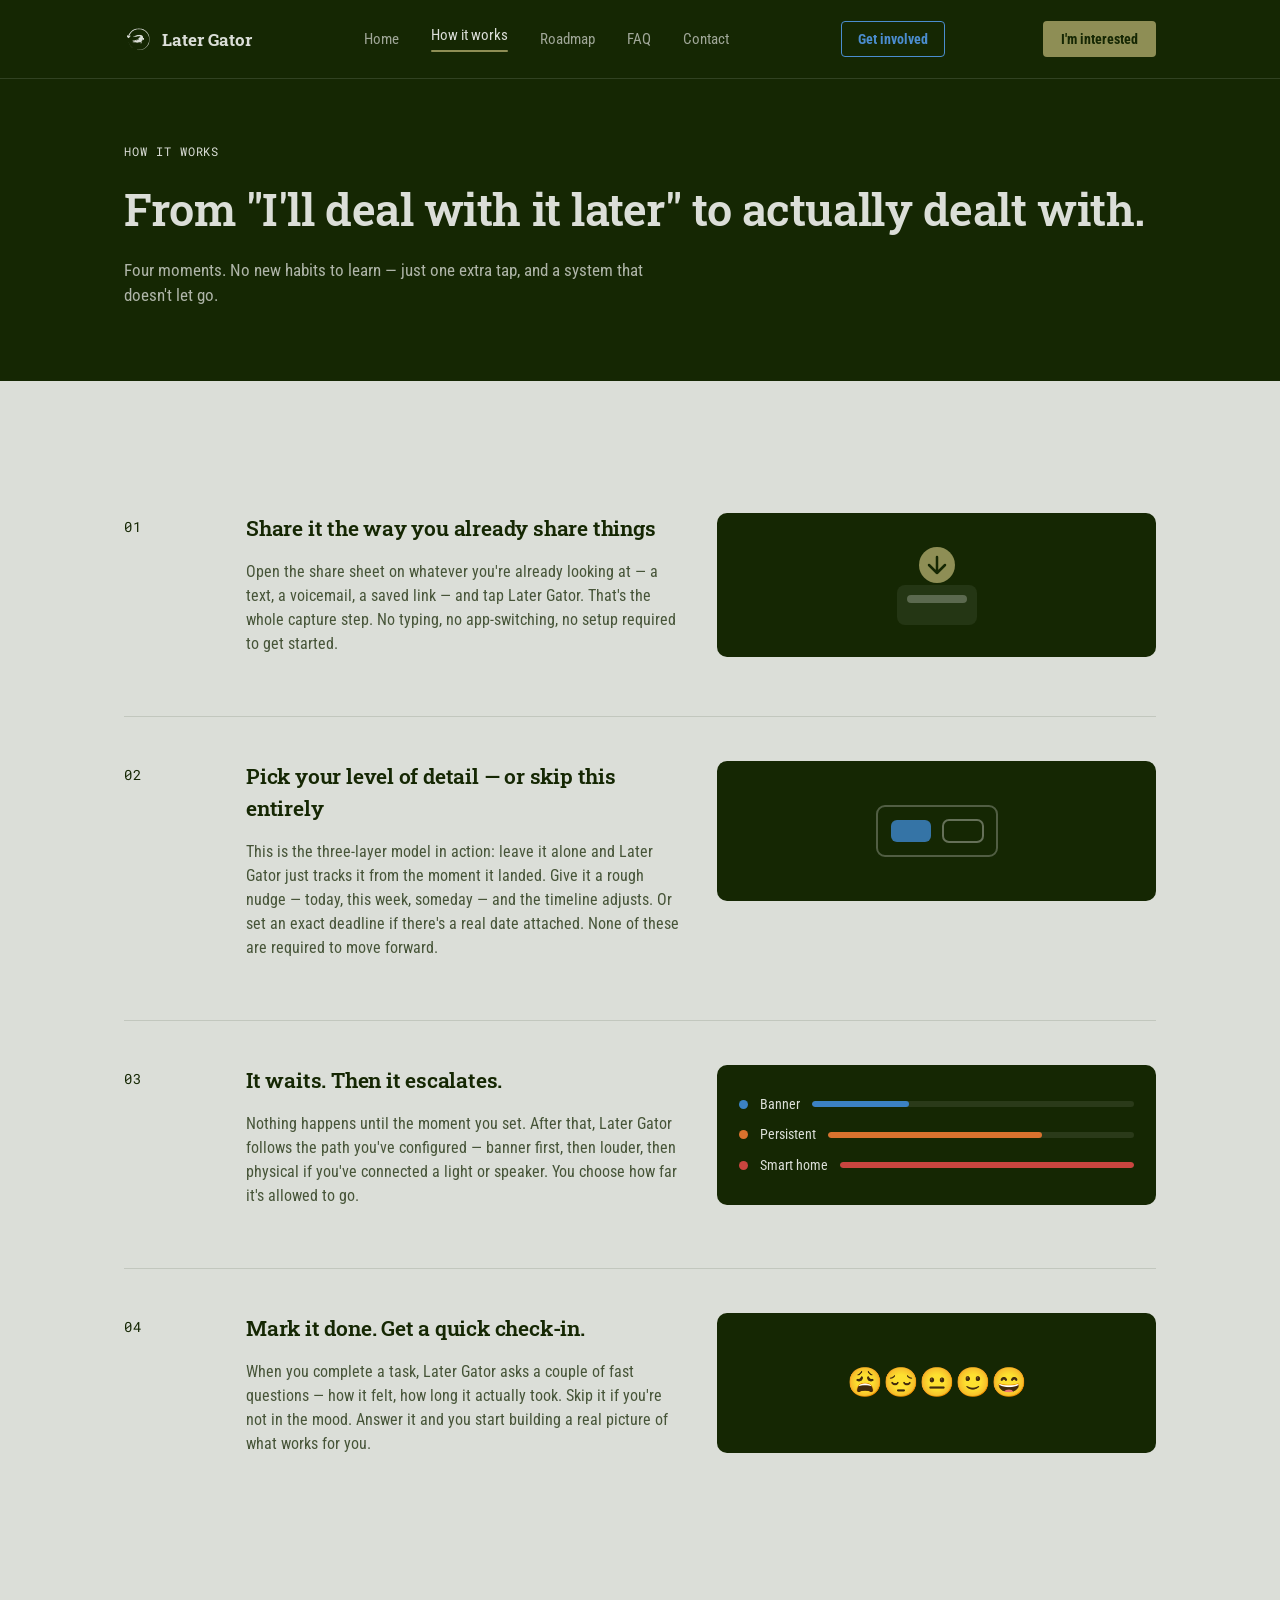
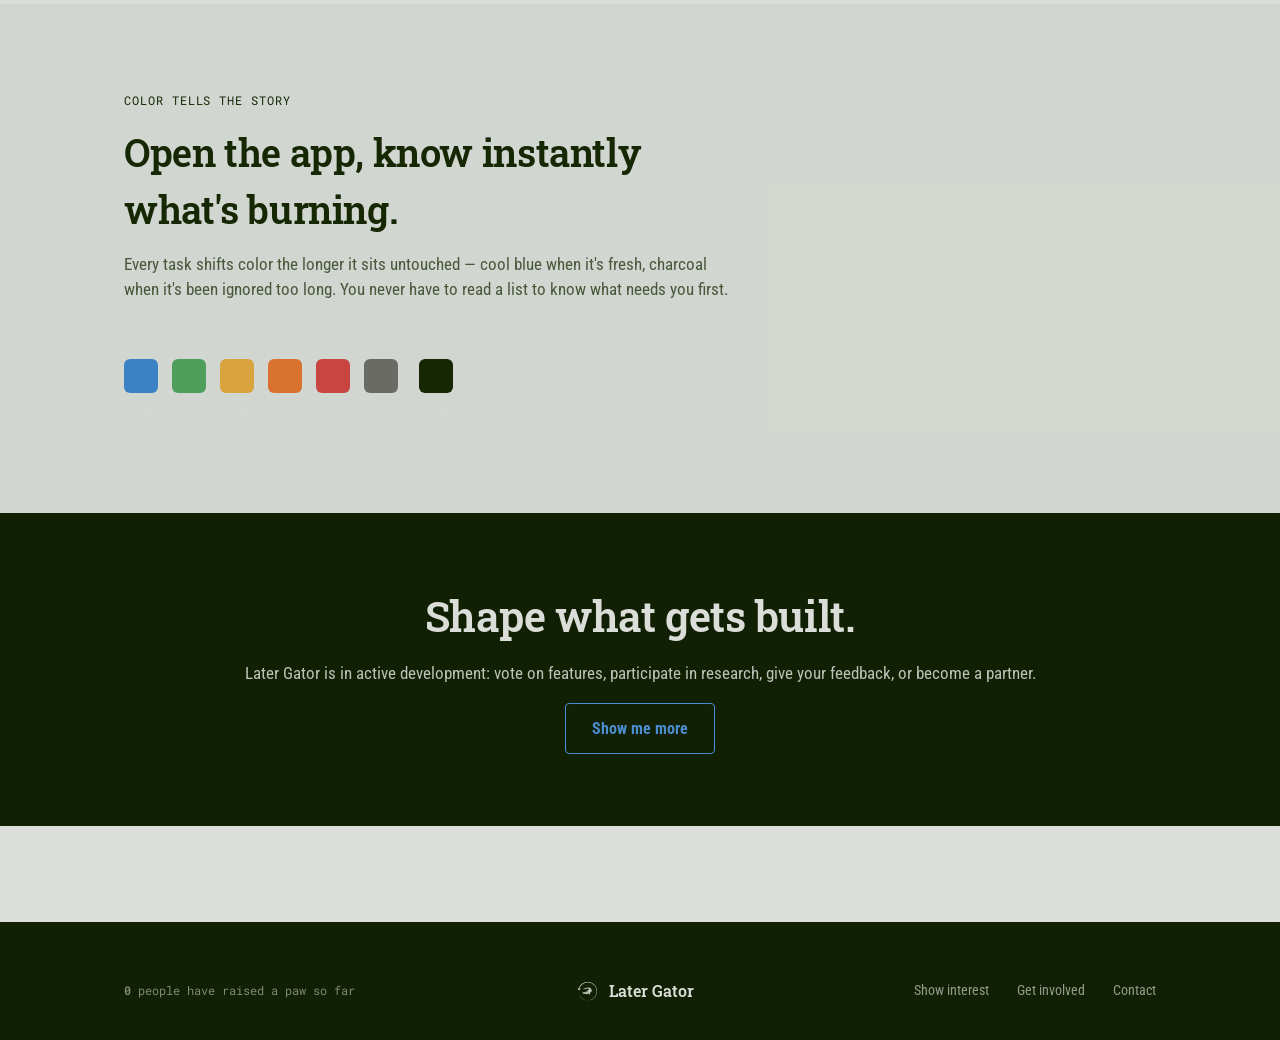
<file: how.html>
<!-- GENERATED FILE — do not edit directly.
     Source: src/partials/*.html + src/pages/page-how.html
     Edit those, then run `python build.py` to regenerate this file. -->
<!DOCTYPE html>
<html lang="en">
<head>
<meta charset="UTF-8" />
<meta name="viewport" content="width=device-width, initial-scale=1.0" />
<title>Later Gator — follow up on anything</title>
<link rel="icon" href="favicon.ico" sizes="any">
<link rel="icon" type="image/svg+xml" href="assets/favicon.svg">
<link rel="apple-touch-icon" href="apple-touch-icon.png">
<script src="matomo.js"></script>
<link rel="preconnect" href="https://fonts.googleapis.com">
<link rel="preconnect" href="https://fonts.gstatic.com" crossorigin>
<link href="https://fonts.googleapis.com/css2?family=Roboto+Slab:wght@400;500;600;700&family=Roboto+Condensed:wght@400;500;600;700&family=Roboto+Mono:wght@400;700&display=swap" rel="stylesheet">
<link rel="stylesheet" href="styles.css">
</head>
<body>

<nav class="topnav" aria-label="Primary navigation">
  <div class="topnav-inner">
    <button class="brand" onclick="location.href='index.html'" aria-label="Later Gator home">
      <svg viewBox="0 0 375 375" data-gator-icon="white" aria-hidden="true"></svg>
      Later Gator
    </button>
    <ul class="navlinks desktop-only">
      <li><button onclick="location.href='index.html'" data-nav="home">Home</button></li>
      <li><button onclick="location.href='how.html'" data-nav="how">How it works</button></li>
      <li><button onclick="location.href='roadmap.html'" data-nav="roadmap">Roadmap</button></li>
      <li><button onclick="location.href='faq.html'" data-nav="faq">FAQ</button></li>
      <li><button onclick="location.href='contact.html'" data-nav="contact">Contact</button></li>
    </ul>
    <button class="nav-cta-secondary" onclick="location.href='roadmap.html#get-involved'">Get involved</button>
    <button class="nav-cta" onclick="openInterest('Top nav')">I'm interested</button>
    <button class="mobile-toggle" onclick="toggleMobileMenu()" aria-expanded="false" aria-controls="mobileMenu" aria-label="Toggle menu">☰</button>
  </div>
  <div class="mobile-menu" id="mobileMenu">
    <button onclick="location.href='index.html'">Home</button>
    <button onclick="location.href='how.html'">How it works</button>
    <button onclick="location.href='roadmap.html'">Roadmap</button>
    <button onclick="location.href='faq.html'">FAQ</button>
    <button onclick="location.href='contact.html'">Contact</button>
    <button onclick="location.href='roadmap.html#get-involved'">Get involved</button>
  </div>
</nav>

<!-- ================= HOW IT WORKS ================= -->
<div class="page active" id="page-how">

  <header class="page-header">
    <div class="wrap">
      <span class="mono">How it works</span>
      <h1>From "I'll deal with it later" to actually dealt with.</h1>
      <p>Four moments. No new habits to learn &mdash; just one extra tap, and a system that doesn't let go.</p>
    </div>
  </header>

  <section class="section-light">
    <div class="wrap">
      <div class="step-list">

        <div class="step">
          <span class="step-num mono">01</span>
          <div class="step-text">
            <h3>Share it the way you already share things</h3>
            <p>Open the share sheet on whatever you're already looking at &mdash; a text, a voicemail, a saved link &mdash; and tap Later Gator. That's the whole capture step. No typing, no app-switching, no setup required to get started.</p>
          </div>
          <div class="step-visual">
            <svg width="140" height="100" viewBox="0 0 140 100" fill="none" xmlns="http://www.w3.org/2000/svg" aria-hidden="true">
              <rect x="30" y="50" width="80" height="40" rx="8" class="icon-fill-parchment-faint"/>
              <rect x="40" y="60" width="60" height="8" rx="4" class="icon-fill-parchment-soft"/>
              <circle cx="70" cy="30" r="18" class="icon-fill-signal"/>
              <path d="M70 22v16M62 30l8 8 8-8" class="icon-stroke-ink" stroke-width="2.5" stroke-linecap="round" stroke-linejoin="round" fill="none"/>
            </svg>
          </div>
        </div>

        <div class="step">
          <span class="step-num mono">02</span>
          <div class="step-text">
            <h3>Pick your level of detail &mdash; or skip this entirely</h3>
            <p>This is the three-layer model in action: leave it alone and Later Gator just tracks it from the moment it landed. Give it a rough nudge &mdash; today, this week, someday &mdash; and the timeline adjusts. Or set an exact deadline if there's a real date attached. None of these are required to move forward.</p>
          </div>
          <div class="step-visual">
            <svg width="160" height="90" viewBox="0 0 160 90" fill="none" xmlns="http://www.w3.org/2000/svg" aria-hidden="true">
              <rect x="20" y="20" width="120" height="50" rx="8" class="icon-stroke-parchment-soft" stroke-width="2"/>
              <rect x="34" y="34" width="40" height="22" rx="6" fill="#3B82C4" fill-opacity="0.85"/>
              <rect x="86" y="34" width="40" height="22" rx="6" class="icon-stroke-parchment-mid" stroke-width="2"/>
            </svg>
          </div>
        </div>

        <div class="step">
          <span class="step-num mono">03</span>
          <div class="step-text">
            <h3>It waits. Then it escalates.</h3>
            <p>Nothing happens until the moment you set. After that, Later Gator follows the path you've configured &mdash; banner first, then louder, then physical if you've connected a light or speaker. You choose how far it's allowed to go.</p>
          </div>
          <div class="step-visual">
            <div class="escalation-track">
              <div class="esc-row"><span class="esc-dot" style="background:var(--heat-blue)"></span> Banner <div class="esc-bar"><span style="width:30%; background:var(--heat-blue)"></span></div></div>
              <div class="esc-row"><span class="esc-dot" style="background:var(--heat-orange)"></span> Persistent <div class="esc-bar"><span style="width:70%; background:var(--heat-orange)"></span></div></div>
              <div class="esc-row"><span class="esc-dot" style="background:var(--heat-red)"></span> Smart home <div class="esc-bar"><span style="width:100%; background:var(--heat-red)"></span></div></div>
            </div>
          </div>
        </div>

        <div class="step">
          <span class="step-num mono">04</span>
          <div class="step-text">
            <h3>Mark it done. Get a quick check-in.</h3>
            <p>When you complete a task, Later Gator asks a couple of fast questions &mdash; how it felt, how long it actually took. Skip it if you're not in the mood. Answer it and you start building a real picture of what works for you.</p>
          </div>
          <div class="step-visual">
            <div style="display:flex; gap:14px; font-size:1.8rem;" role="img" aria-label="Mood scale from frustrated to energized">
              😩😔😐🙂😄
            </div>
          </div>
        </div>

      </div>
    </div>
  </section>

  <section class="section-dim">
    <div class="wrap">
      <div class="section-head">
        <span class="mono">Color tells the story</span>
        <h2>Open the app, know instantly what's burning.</h2>
        <p>Every task shifts color the longer it sits untouched &mdash; cool blue when it's fresh, charcoal when it's been ignored too long. You never have to read a list to know what needs you first.</p>
      </div>
      <div class="heat-legend" style="gap:14px;" role="img" aria-label="Full heat scale legend, blue through black">
        <div style="text-align:center;">
          <span class="chip" style="background:var(--heat-blue); display:block; margin:0 auto 8px;"></span>
          <span class="mono text-parchment-faint" style="font-size:0.62rem;">New</span>
        </div>
        <div style="text-align:center;">
          <span class="chip" style="background:var(--heat-green); display:block; margin:0 auto 8px;"></span>
          <span class="mono text-parchment-faint" style="font-size:0.62rem;">Fresh</span>
        </div>
        <div style="text-align:center;">
          <span class="chip" style="background:var(--heat-yellow); display:block; margin:0 auto 8px;"></span>
          <span class="mono text-parchment-faint" style="font-size:0.62rem;">Aging</span>
        </div>
        <div style="text-align:center;">
          <span class="chip" style="background:var(--heat-orange); display:block; margin:0 auto 8px;"></span>
          <span class="mono text-parchment-faint" style="font-size:0.62rem;">Stale</span>
        </div>
        <div style="text-align:center;">
          <span class="chip" style="background:var(--heat-red); display:block; margin:0 auto 8px;"></span>
          <span class="mono text-parchment-faint" style="font-size:0.62rem;">Hot</span>
        </div>
        <div style="text-align:center;">
          <span class="chip" style="background:var(--heat-gray); display:block; margin:0 auto 8px;"></span>
          <span class="mono text-parchment-faint" style="font-size:0.62rem;">Old</span>
        </div>
        <div style="text-align:center;">
          <span class="chip" style="background:var(--heat-black); display:block; margin:0 auto 8px;"></span>
          <span class="mono text-parchment-faint" style="font-size:0.62rem;">Overdue</span>
        </div>
      </div>
    </div>
  </section>

  <section class="cta-band">
    <div class="wrap">
      <h2>Shape what gets built.</h2>
      <p>Later Gator is in active development: vote on features, participate in research, give your feedback, or become a partner.</p>
      <button class="btn-ghost" onclick="location.href='roadmap.html'">Show me more</button>
    </div>
  </section>

</div>

<footer>
  <div class="wrap footer-inner">
    <div>
      <p class="interest-counter" id="footerCounter" aria-live="polite">Loading interest data…</p>
    </div>
    <div>
      <div class="footer-brand">
        <svg viewBox="0 0 375 375" data-gator-icon="white" aria-hidden="true"></svg>
        Later Gator
      </div>
    </div>
    <div class="footer-links">
      <button onclick="openInterest('Hero primary')">Show interest</button>
      <button onclick="location.href='roadmap.html#get-involved'">Get involved</button>
      <button onclick="location.href='contact.html'">Contact</button>
    </div>
  </div>
</footer>

<!-- ================= Interest Modal ================= -->
<div class="modal-overlay" id="interestModal" role="dialog" aria-modal="true" aria-labelledby="modalTitle">
  <div class="modal-box">
    <button class="modal-close" onclick="closeInterest()" aria-label="Close">×</button>
    <div id="modalForm">
      <span class="mono">Show interest</span>
      <h3 id="modalTitle">Want to be notified when it's ready?</h3>
      <p class="desc">Leave your email and we'll reach out &mdash; or just tap "I'm interested" if you'd rather stay anonymous for now.</p>
      <label for="interestEmail" class="sr-only">Email address (optional)</label>
      <input type="email" id="interestEmail" placeholder="you@example.com (optional)" autocomplete="email">
      <div class="modal-actions">
        <button class="btn-primary" onclick="submitInterest()">Notify me</button>
        <button class="modal-skip" onclick="submitInterest(true)">I'm interested, skip email</button>
      </div>
    </div>
    <div class="modal-success" id="modalSuccess" style="display:none;">
      <svg viewBox="0 0 100 100" fill="none" xmlns="http://www.w3.org/2000/svg" aria-hidden="true">
        <circle cx="50" cy="50" r="46" class="icon-fill-signal"/>
        <path d="M30 52l14 14 28-30" class="icon-stroke-ink" stroke-width="6" stroke-linecap="round" stroke-linejoin="round" fill="none"/>
      </svg>
      <h3>You're on the list.</h3>
      <p>Thanks for the interest &mdash; we'll be in touch as soon as early access opens.</p>
    </div>
  </div>
</div>

<script src="script.js"></script>

</body>
</html>
</file>
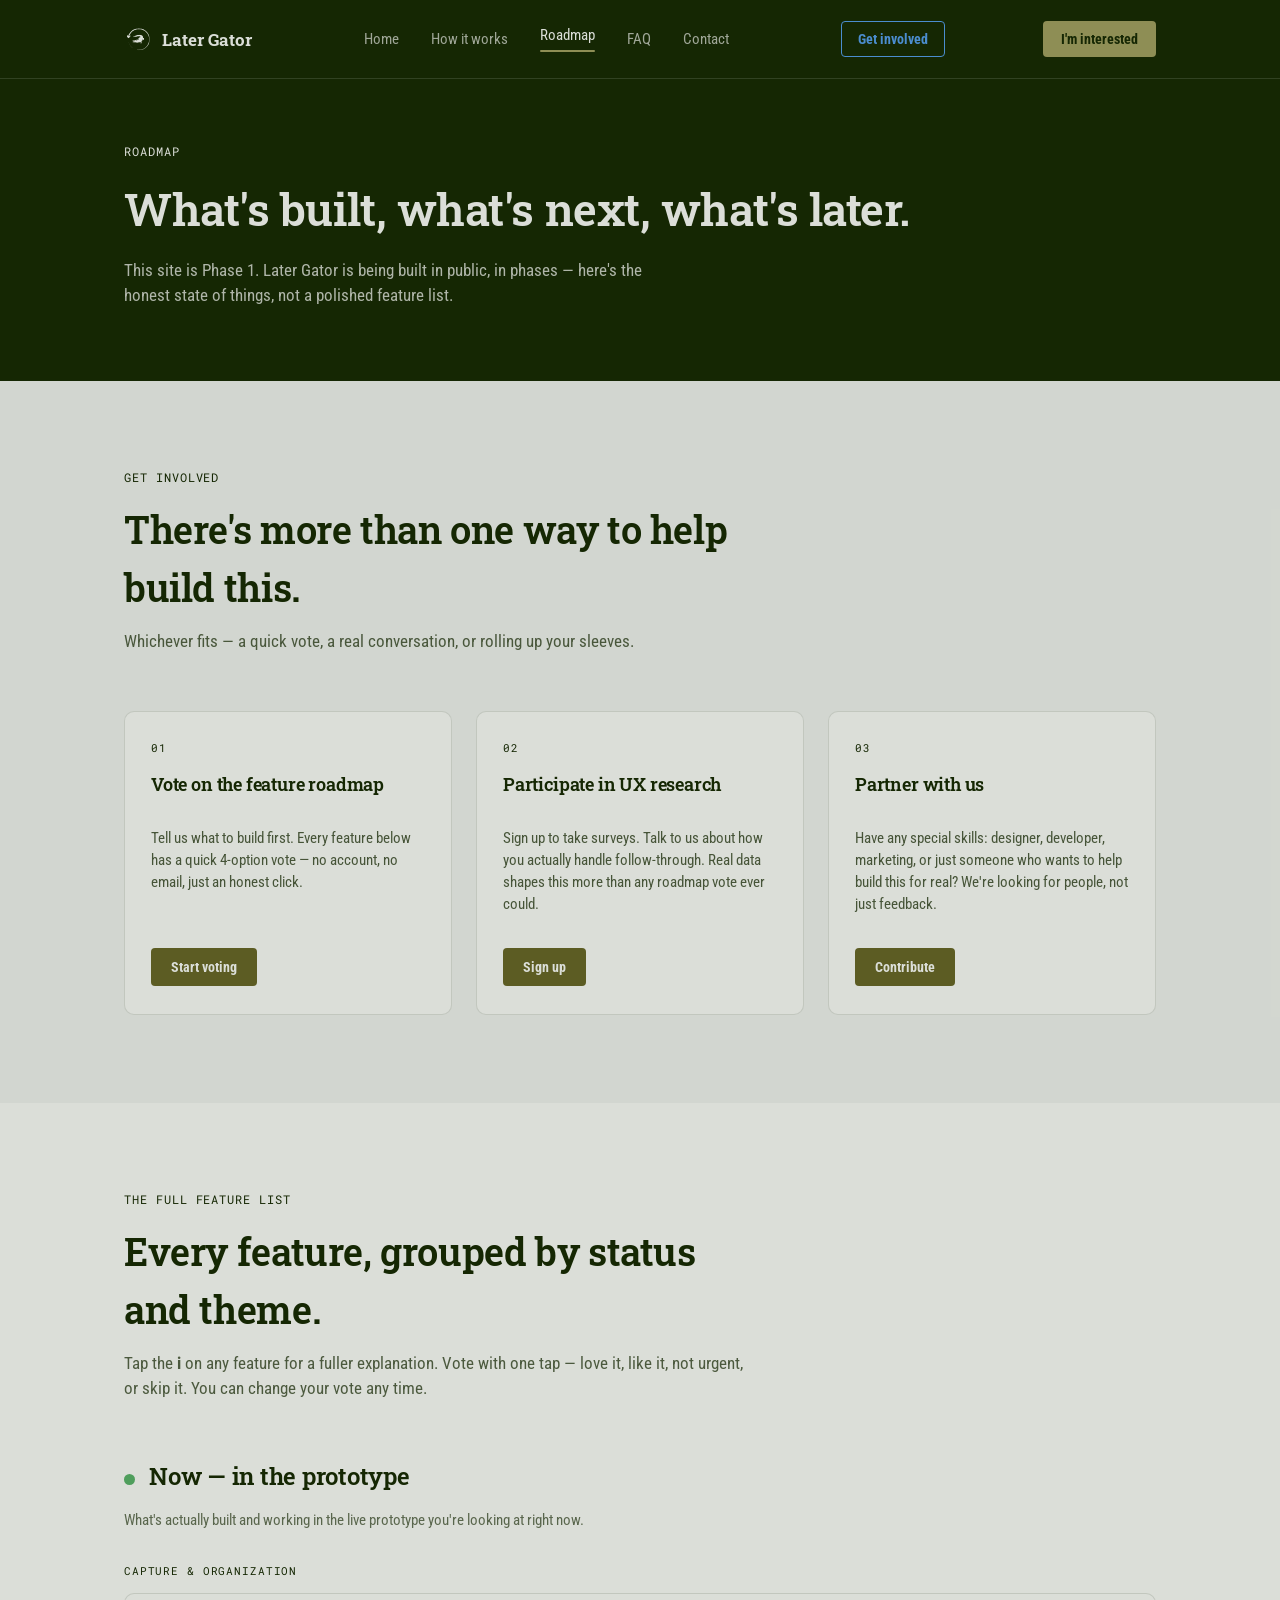
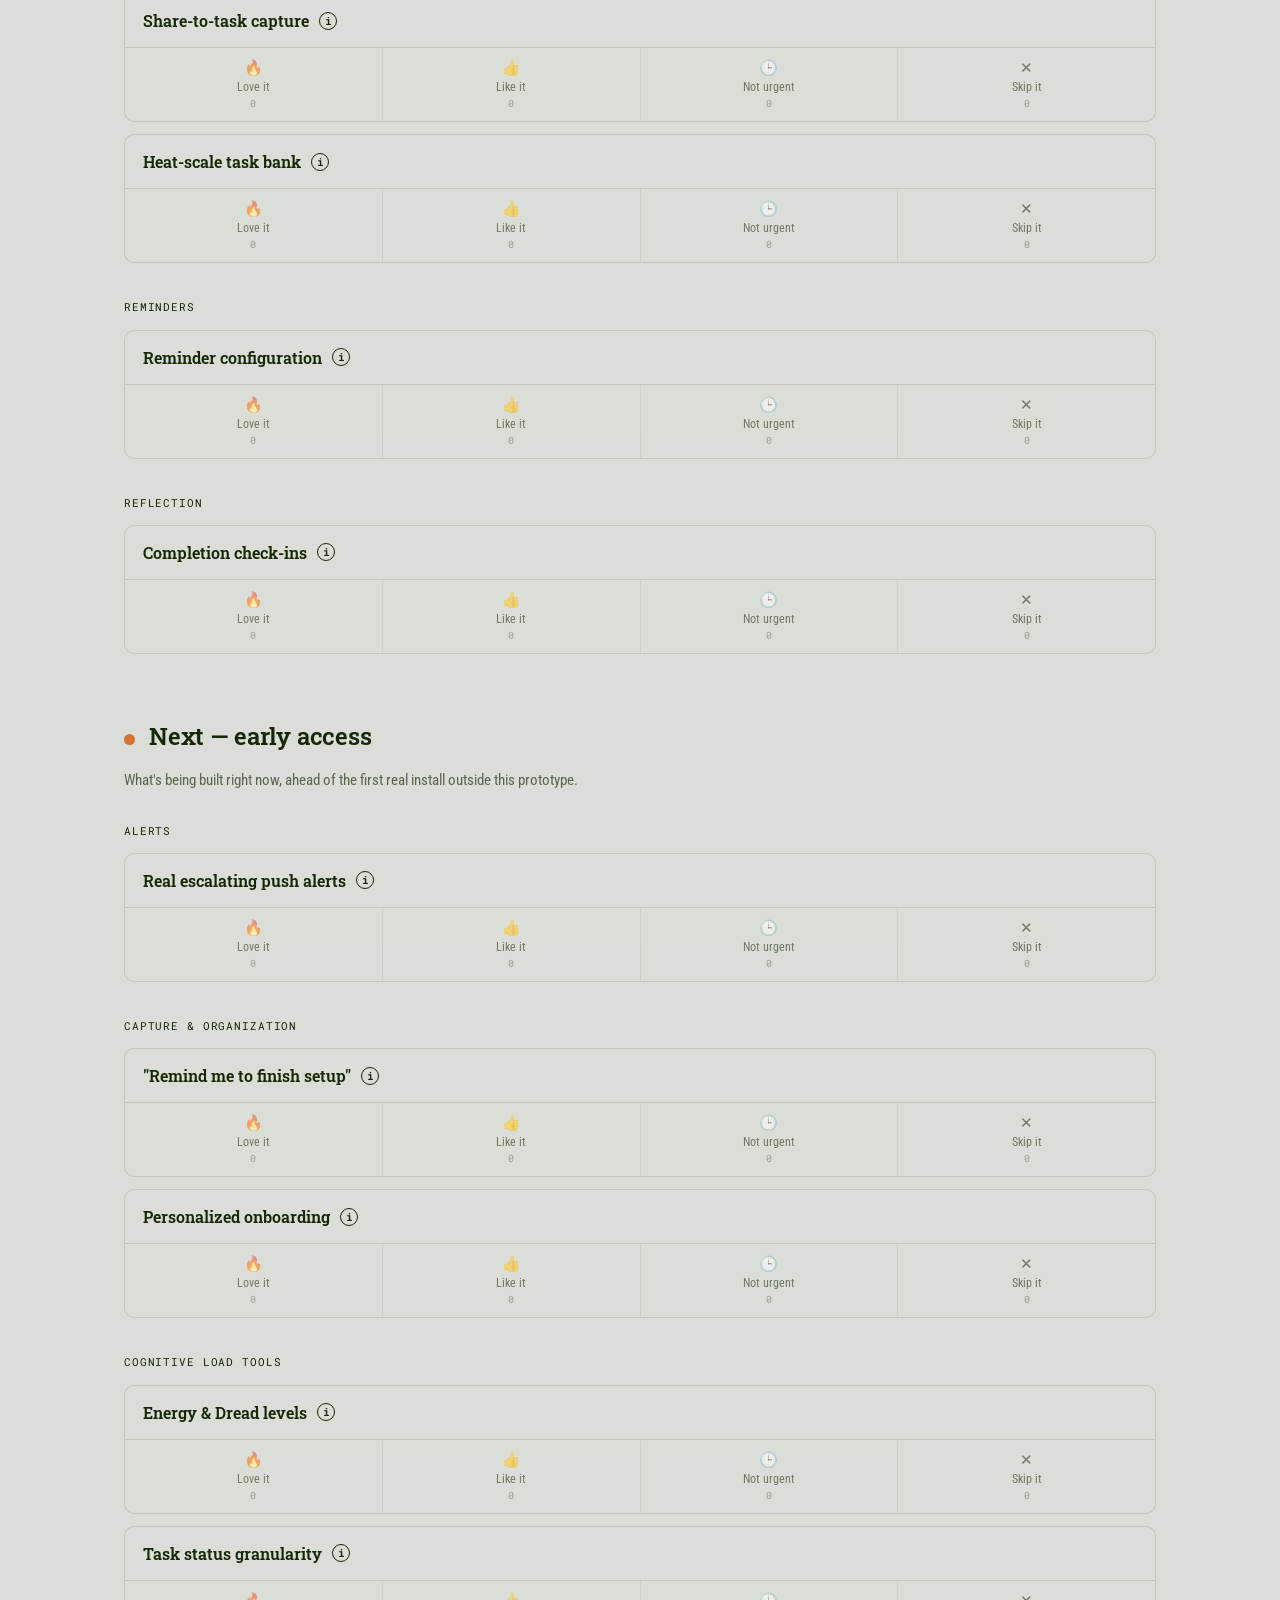
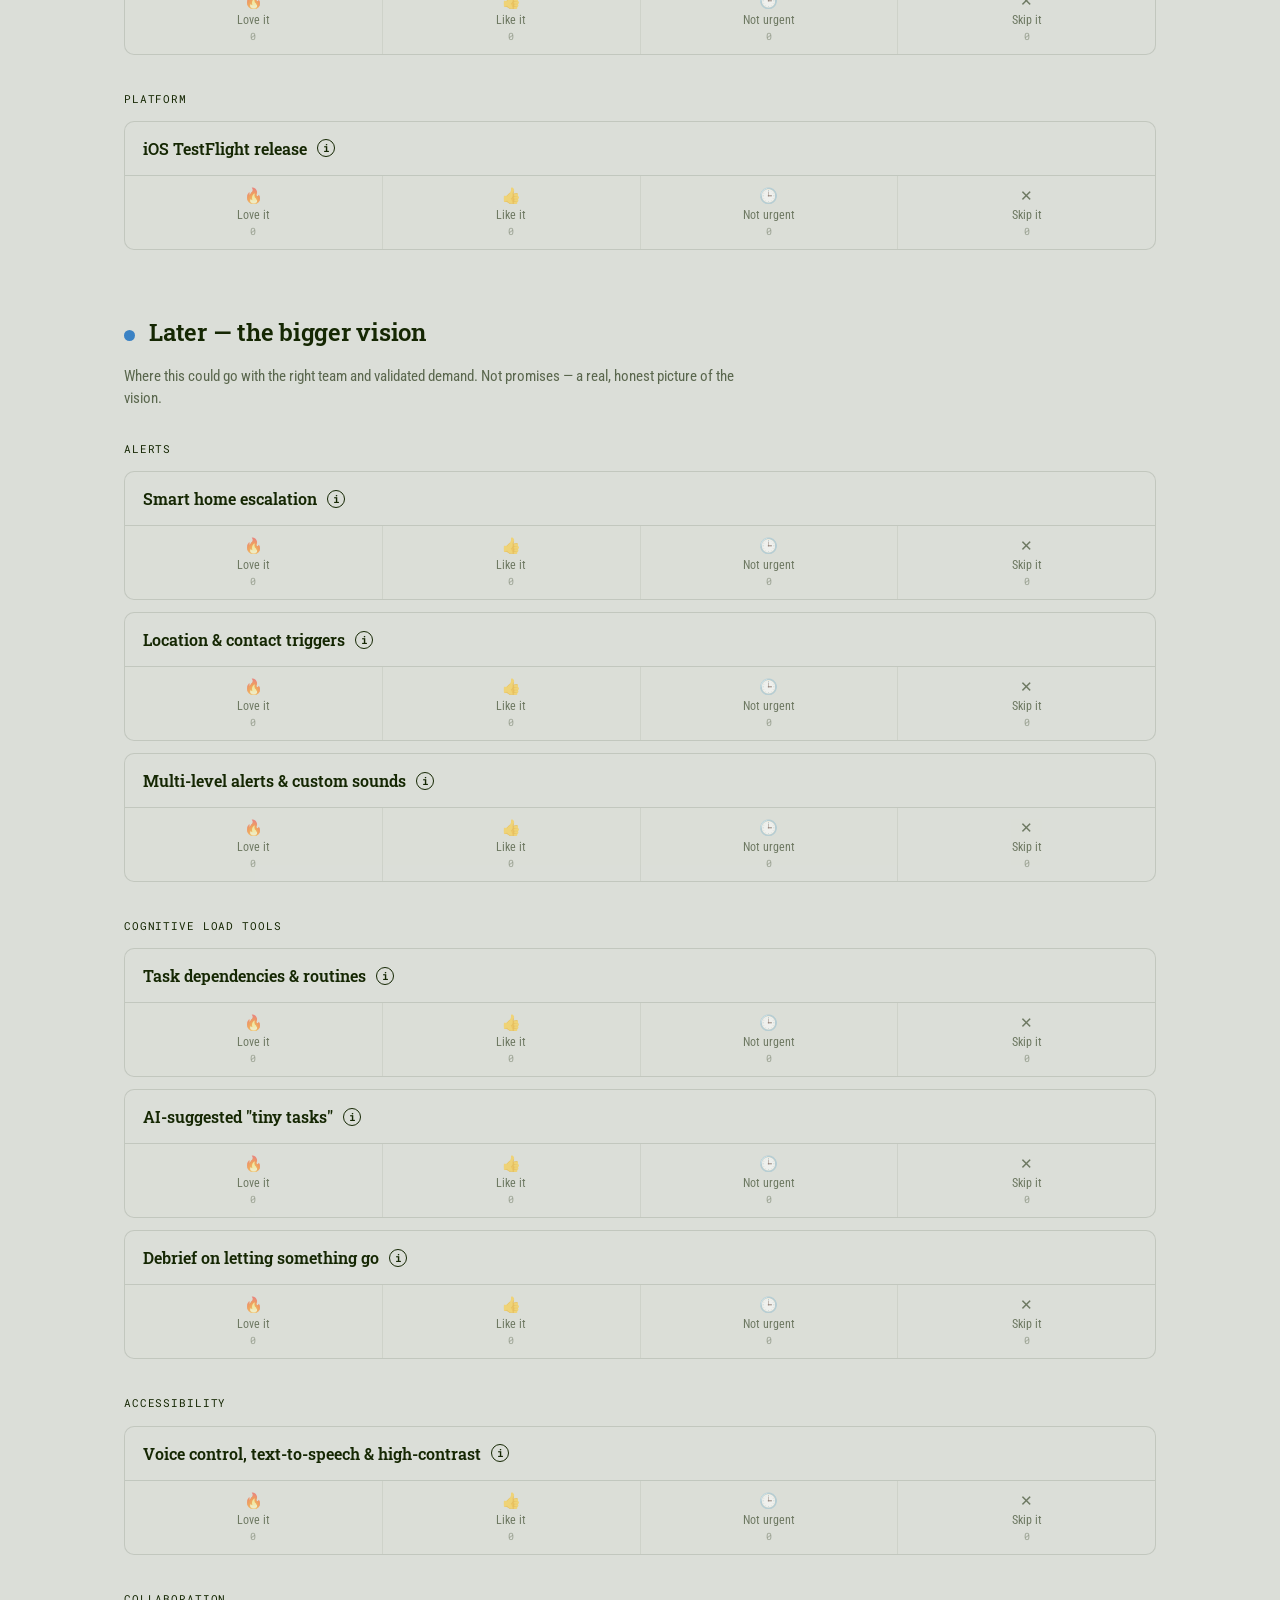
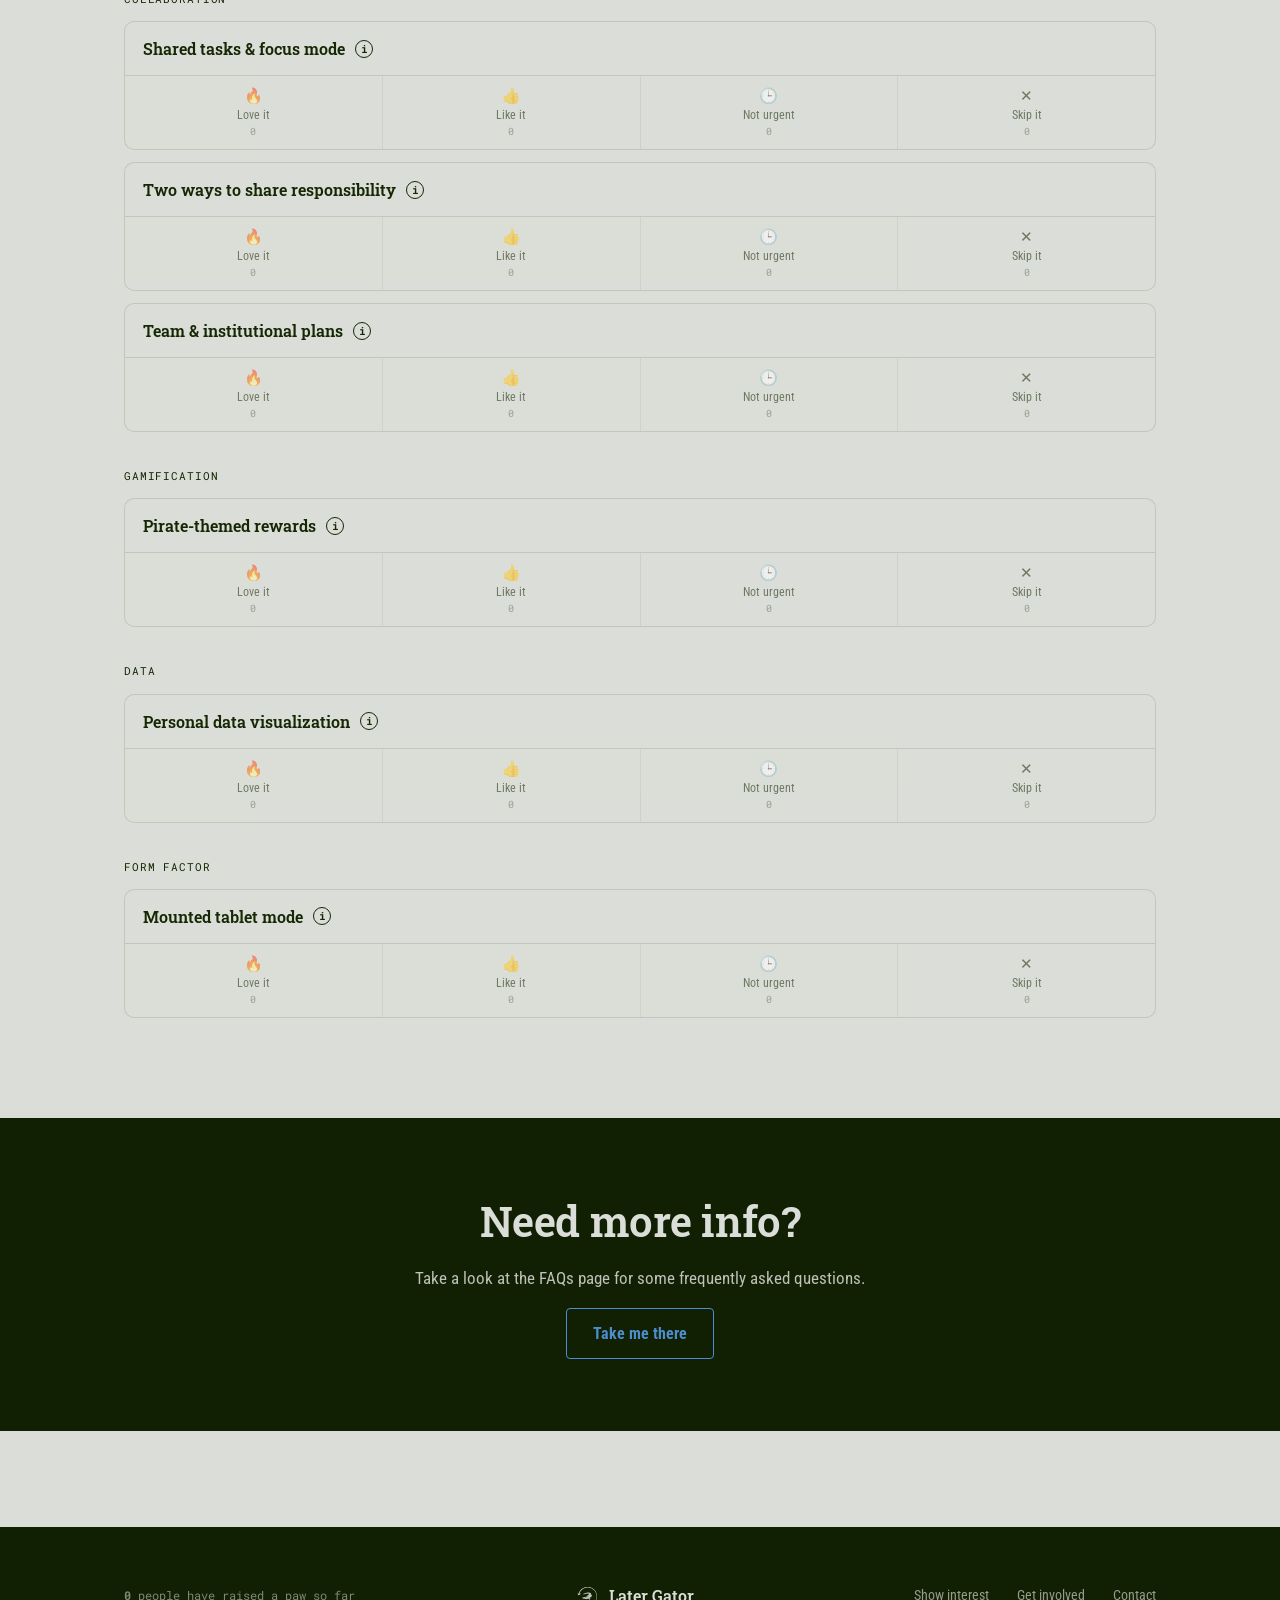
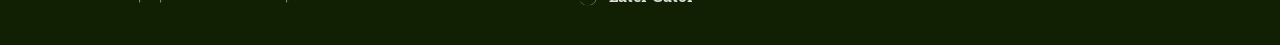
<file: roadmap.html>
<!-- GENERATED FILE — do not edit directly.
     Source: src/partials/*.html + src/pages/page-roadmap.html
     Edit those, then run `python build.py` to regenerate this file. -->
<!DOCTYPE html>
<html lang="en">
<head>
<meta charset="UTF-8" />
<meta name="viewport" content="width=device-width, initial-scale=1.0" />
<title>Later Gator — follow up on anything</title>
<link rel="icon" href="favicon.ico" sizes="any">
<link rel="icon" type="image/svg+xml" href="assets/favicon.svg">
<link rel="apple-touch-icon" href="apple-touch-icon.png">
<script src="matomo.js"></script>
<link rel="preconnect" href="https://fonts.googleapis.com">
<link rel="preconnect" href="https://fonts.gstatic.com" crossorigin>
<link href="https://fonts.googleapis.com/css2?family=Roboto+Slab:wght@400;500;600;700&family=Roboto+Condensed:wght@400;500;600;700&family=Roboto+Mono:wght@400;700&display=swap" rel="stylesheet">
<link rel="stylesheet" href="styles.css">
</head>
<body>

<nav class="topnav" aria-label="Primary navigation">
  <div class="topnav-inner">
    <button class="brand" onclick="location.href='index.html'" aria-label="Later Gator home">
      <svg viewBox="0 0 375 375" data-gator-icon="white" aria-hidden="true"></svg>
      Later Gator
    </button>
    <ul class="navlinks desktop-only">
      <li><button onclick="location.href='index.html'" data-nav="home">Home</button></li>
      <li><button onclick="location.href='how.html'" data-nav="how">How it works</button></li>
      <li><button onclick="location.href='roadmap.html'" data-nav="roadmap">Roadmap</button></li>
      <li><button onclick="location.href='faq.html'" data-nav="faq">FAQ</button></li>
      <li><button onclick="location.href='contact.html'" data-nav="contact">Contact</button></li>
    </ul>
    <button class="nav-cta-secondary" onclick="location.href='roadmap.html#get-involved'">Get involved</button>
    <button class="nav-cta" onclick="openInterest('Top nav')">I'm interested</button>
    <button class="mobile-toggle" onclick="toggleMobileMenu()" aria-expanded="false" aria-controls="mobileMenu" aria-label="Toggle menu">☰</button>
  </div>
  <div class="mobile-menu" id="mobileMenu">
    <button onclick="location.href='index.html'">Home</button>
    <button onclick="location.href='how.html'">How it works</button>
    <button onclick="location.href='roadmap.html'">Roadmap</button>
    <button onclick="location.href='faq.html'">FAQ</button>
    <button onclick="location.href='contact.html'">Contact</button>
    <button onclick="location.href='roadmap.html#get-involved'">Get involved</button>
  </div>
</nav>

<!-- ================= ROADMAP ================= -->
<div class="page active" id="page-roadmap">

  <header class="page-header">
    <div class="wrap">
      <span class="mono">Roadmap</span>
      <h1>What's built, what's next, what's later.</h1>
      <p>This site is Phase 1. Later Gator is being built in public, in phases &mdash; here's the honest state of things, not a polished feature list.</p>
    </div>
  </header>

  <section class="section-dim" id="get-involved">
    <div class="wrap">
      <div class="section-head">
        <span class="mono">Get involved</span>
        <h2>There's more than one way to help build this.</h2>
        <p>Whichever fits &mdash; a quick vote, a real conversation, or rolling up your sleeves.</p>
      </div>
      <div class="involved-grid">
        <div class="involved-card">
          <span class="involved-num mono">01</span>
          <h3>Vote on the feature roadmap</h3>
          <p>Tell us what to build first. Every feature below has a quick 4-option vote &mdash; no account, no email, just an honest click.</p>
          <button class="involved-action" onclick="document.getElementById('tier-now').scrollIntoView({behavior:'smooth'})">Start voting</button>
        </div>
        <div class="involved-card">
          <span class="involved-num mono">02</span>
          <h3>Participate in UX research</h3>
          <p>Sign up to take surveys. Talk to us about how you actually handle follow-through. Real data shapes this more than any roadmap vote ever could.</p>
          <button class="involved-action" onclick="window.open('https://opnform.com/forms/42d0b6ec-af07-47de-8e13-5fca2ed67805', '_blank')">Sign up</button>
        </div>
        <div class="involved-card">
          <span class="involved-num mono">03</span>
          <h3>Partner with us</h3>
          <p>Have any special skills: designer, developer, marketing, or just someone who wants to help build this for real? We're looking for people, not just feedback.</p>
          <button class="involved-action" onclick="window.open('https://opnform.com/forms/42d0b6ec-af07-47de-8e13-5fca2ed67805', '_blank')">Contribute</button>
        </div>
      </div>
    </div>
  </section>

  <section class="section-light">
    <div class="wrap">
      <div class="section-head">
        <span class="mono">The full feature list</span>
        <h2>Every feature, grouped by status and theme.</h2>
        <p>Tap the <strong>i</strong> on any feature for a fuller explanation. Vote with one tap &mdash; love it, like it, not urgent, or skip it. You can change your vote any time.</p>
      </div>

      <div class="tier-section" id="tier-now">
        <div class="tier-head">
          <span class="tier-dot" style="background:var(--heat-green)"></span>
          <h2>Now &mdash; in the prototype</h2>
        </div>
        <p class="tier-sub">What's actually built and working in the live prototype you're looking at right now.</p>
        <div class="theme-group">
          <span class="theme-label mono">Capture &amp; organization</span>
          <div class="feature-card" data-slug="share-capture">
            <div class="feature-card-head">
              <button class="feature-card-title" onclick="toggleFeatureInfo(this)" aria-expanded="false">
                Share-to-task capture
                <span class="info-icon" aria-hidden="true">i</span>
              </button>
            </div>
            <div class="feature-card-desc">
              <div class="feature-card-desc-inner">
                <p>Send anything from any app straight into Later Gator in two taps.</p>
                <p>The OS share sheet is the front door. A link, voicemail, photo, or text thread becomes a task without opening Later Gator first or typing anything &mdash; the same motion you already use to send something to a friend.</p>
              </div>
            </div>
            <div class="vote-segment" role="group" aria-label="Vote on Share-to-task capture">
              <button class="vote-seg-btn" data-option="love" onclick="castFeatureVote(this, 'share-capture', 'love')">
                <span class="vote-seg-icon" aria-hidden="true">&#128293;</span>
                <span class="vote-seg-label">Love it</span>
                <span class="vote-seg-count">0</span>
              </button>
              <button class="vote-seg-btn" data-option="like" onclick="castFeatureVote(this, 'share-capture', 'like')">
                <span class="vote-seg-icon" aria-hidden="true">&#128077;</span>
                <span class="vote-seg-label">Like it</span>
                <span class="vote-seg-count">0</span>
              </button>
              <button class="vote-seg-btn" data-option="later" onclick="castFeatureVote(this, 'share-capture', 'later')">
                <span class="vote-seg-icon" aria-hidden="true">&#128338;</span>
                <span class="vote-seg-label">Not urgent</span>
                <span class="vote-seg-count">0</span>
              </button>
              <button class="vote-seg-btn" data-option="skip" onclick="castFeatureVote(this, 'share-capture', 'skip')">
                <span class="vote-seg-icon" aria-hidden="true">&#10005;</span>
                <span class="vote-seg-label">Skip it</span>
                <span class="vote-seg-count">0</span>
              </button>
            </div>
          </div>
          <div class="feature-card" data-slug="heat-bank">
            <div class="feature-card-head">
              <button class="feature-card-title" onclick="toggleFeatureInfo(this)" aria-expanded="false">
                Heat-scale task bank
                <span class="info-icon" aria-hidden="true">i</span>
              </button>
            </div>
            <div class="feature-card-desc">
              <div class="feature-card-desc-inner">
                <p>Color-coded view of every task, sorted by how long it's been waiting.</p>
                <p>Every task shifts color the longer it sits untouched, from cool blue to charcoal. You never have to read a list top to bottom to know what's actually burning &mdash; the color tells you before the words do.</p>
              </div>
            </div>
            <div class="vote-segment" role="group" aria-label="Vote on Heat-scale task bank">
              <button class="vote-seg-btn" data-option="love" onclick="castFeatureVote(this, 'heat-bank', 'love')">
                <span class="vote-seg-icon" aria-hidden="true">&#128293;</span>
                <span class="vote-seg-label">Love it</span>
                <span class="vote-seg-count">0</span>
              </button>
              <button class="vote-seg-btn" data-option="like" onclick="castFeatureVote(this, 'heat-bank', 'like')">
                <span class="vote-seg-icon" aria-hidden="true">&#128077;</span>
                <span class="vote-seg-label">Like it</span>
                <span class="vote-seg-count">0</span>
              </button>
              <button class="vote-seg-btn" data-option="later" onclick="castFeatureVote(this, 'heat-bank', 'later')">
                <span class="vote-seg-icon" aria-hidden="true">&#128338;</span>
                <span class="vote-seg-label">Not urgent</span>
                <span class="vote-seg-count">0</span>
              </button>
              <button class="vote-seg-btn" data-option="skip" onclick="castFeatureVote(this, 'heat-bank', 'skip')">
                <span class="vote-seg-icon" aria-hidden="true">&#10005;</span>
                <span class="vote-seg-label">Skip it</span>
                <span class="vote-seg-count">0</span>
              </button>
            </div>
          </div>
        </div>
        <div class="theme-group">
          <span class="theme-label mono">Reminders</span>
          <div class="feature-card" data-slug="reminder-config">
            <div class="feature-card-head">
              <button class="feature-card-title" onclick="toggleFeatureInfo(this)" aria-expanded="false">
                Reminder configuration
                <span class="info-icon" aria-hidden="true">i</span>
              </button>
            </div>
            <div class="feature-card-desc">
              <div class="feature-card-desc-inner">
                <p>Set a timeframe or deadline, then pick how and how often you're reminded.</p>
                <p>Choose "today," "this week," or a specific date and time, then layer on channel (push, eventually email/SMS), frequency, and how intense the alert should feel &mdash; from a quiet banner to something that won't let go.</p>
              </div>
            </div>
            <div class="vote-segment" role="group" aria-label="Vote on Reminder configuration">
              <button class="vote-seg-btn" data-option="love" onclick="castFeatureVote(this, 'reminder-config', 'love')">
                <span class="vote-seg-icon" aria-hidden="true">&#128293;</span>
                <span class="vote-seg-label">Love it</span>
                <span class="vote-seg-count">0</span>
              </button>
              <button class="vote-seg-btn" data-option="like" onclick="castFeatureVote(this, 'reminder-config', 'like')">
                <span class="vote-seg-icon" aria-hidden="true">&#128077;</span>
                <span class="vote-seg-label">Like it</span>
                <span class="vote-seg-count">0</span>
              </button>
              <button class="vote-seg-btn" data-option="later" onclick="castFeatureVote(this, 'reminder-config', 'later')">
                <span class="vote-seg-icon" aria-hidden="true">&#128338;</span>
                <span class="vote-seg-label">Not urgent</span>
                <span class="vote-seg-count">0</span>
              </button>
              <button class="vote-seg-btn" data-option="skip" onclick="castFeatureVote(this, 'reminder-config', 'skip')">
                <span class="vote-seg-icon" aria-hidden="true">&#10005;</span>
                <span class="vote-seg-label">Skip it</span>
                <span class="vote-seg-count">0</span>
              </button>
            </div>
          </div>
        </div>
        <div class="theme-group">
          <span class="theme-label mono">Reflection</span>
          <div class="feature-card" data-slug="checkins">
            <div class="feature-card-head">
              <button class="feature-card-title" onclick="toggleFeatureInfo(this)" aria-expanded="false">
                Completion check-ins
                <span class="info-icon" aria-hidden="true">i</span>
              </button>
            </div>
            <div class="feature-card-desc">
              <div class="feature-card-desc-inner">
                <p>Quick mood, energy, and difficulty check before and after a task.</p>
                <p>A fast, skippable set of questions when you start and finish something &mdash; how it felt, how hard it actually was, how long it really took. Over time this builds a real picture of your patterns, not a guess.</p>
              </div>
            </div>
            <div class="vote-segment" role="group" aria-label="Vote on Completion check-ins">
              <button class="vote-seg-btn" data-option="love" onclick="castFeatureVote(this, 'checkins', 'love')">
                <span class="vote-seg-icon" aria-hidden="true">&#128293;</span>
                <span class="vote-seg-label">Love it</span>
                <span class="vote-seg-count">0</span>
              </button>
              <button class="vote-seg-btn" data-option="like" onclick="castFeatureVote(this, 'checkins', 'like')">
                <span class="vote-seg-icon" aria-hidden="true">&#128077;</span>
                <span class="vote-seg-label">Like it</span>
                <span class="vote-seg-count">0</span>
              </button>
              <button class="vote-seg-btn" data-option="later" onclick="castFeatureVote(this, 'checkins', 'later')">
                <span class="vote-seg-icon" aria-hidden="true">&#128338;</span>
                <span class="vote-seg-label">Not urgent</span>
                <span class="vote-seg-count">0</span>
              </button>
              <button class="vote-seg-btn" data-option="skip" onclick="castFeatureVote(this, 'checkins', 'skip')">
                <span class="vote-seg-icon" aria-hidden="true">&#10005;</span>
                <span class="vote-seg-label">Skip it</span>
                <span class="vote-seg-count">0</span>
              </button>
            </div>
          </div>
        </div>
      </div>
      <div class="tier-section" id="tier-next">
        <div class="tier-head">
          <span class="tier-dot" style="background:var(--heat-orange)"></span>
          <h2>Next &mdash; early access</h2>
        </div>
        <p class="tier-sub">What's being built right now, ahead of the first real install outside this prototype.</p>
        <div class="theme-group">
          <span class="theme-label mono">Alerts</span>
          <div class="feature-card" data-slug="escalating-alerts">
            <div class="feature-card-head">
              <button class="feature-card-title" onclick="toggleFeatureInfo(this)" aria-expanded="false">
                Real escalating push alerts
                <span class="info-icon" aria-hidden="true">i</span>
              </button>
            </div>
            <div class="feature-card-desc">
              <div class="feature-card-desc-inner">
                <p>Banner &rarr; sound &rarr; persistent alert, actually firing on your phone instead of just in the demo.</p>
                <p>The home page demo shows what this looks like sped up. This is that same ladder, live: if a banner gets swiped away, the next step gets louder, automatically.</p>
              </div>
            </div>
            <div class="vote-segment" role="group" aria-label="Vote on Real escalating push alerts">
              <button class="vote-seg-btn" data-option="love" onclick="castFeatureVote(this, 'escalating-alerts', 'love')">
                <span class="vote-seg-icon" aria-hidden="true">&#128293;</span>
                <span class="vote-seg-label">Love it</span>
                <span class="vote-seg-count">0</span>
              </button>
              <button class="vote-seg-btn" data-option="like" onclick="castFeatureVote(this, 'escalating-alerts', 'like')">
                <span class="vote-seg-icon" aria-hidden="true">&#128077;</span>
                <span class="vote-seg-label">Like it</span>
                <span class="vote-seg-count">0</span>
              </button>
              <button class="vote-seg-btn" data-option="later" onclick="castFeatureVote(this, 'escalating-alerts', 'later')">
                <span class="vote-seg-icon" aria-hidden="true">&#128338;</span>
                <span class="vote-seg-label">Not urgent</span>
                <span class="vote-seg-count">0</span>
              </button>
              <button class="vote-seg-btn" data-option="skip" onclick="castFeatureVote(this, 'escalating-alerts', 'skip')">
                <span class="vote-seg-icon" aria-hidden="true">&#10005;</span>
                <span class="vote-seg-label">Skip it</span>
                <span class="vote-seg-count">0</span>
              </button>
            </div>
          </div>
        </div>
        <div class="theme-group">
          <span class="theme-label mono">Capture &amp; organization</span>
          <div class="feature-card" data-slug="finish-setup">
            <div class="feature-card-head">
              <button class="feature-card-title" onclick="toggleFeatureInfo(this)" aria-expanded="false">
                "Remind me to finish setup"
                <span class="info-icon" aria-hidden="true">i</span>
              </button>
            </div>
            <div class="feature-card-desc">
              <div class="feature-card-desc-inner">
                <p>Defer configuring a task without losing it &mdash; get nudged to finish later instead of abandoning it.</p>
                <p>Most apps treat an incomplete task as your problem to remember. Later Gator treats unfinished setup as its own remindable event, so half-filled-out tasks don't just vanish because you got interrupted.</p>
              </div>
            </div>
            <div class="vote-segment" role="group" aria-label="Vote on Remind me to finish setup">
              <button class="vote-seg-btn" data-option="love" onclick="castFeatureVote(this, 'finish-setup', 'love')">
                <span class="vote-seg-icon" aria-hidden="true">&#128293;</span>
                <span class="vote-seg-label">Love it</span>
                <span class="vote-seg-count">0</span>
              </button>
              <button class="vote-seg-btn" data-option="like" onclick="castFeatureVote(this, 'finish-setup', 'like')">
                <span class="vote-seg-icon" aria-hidden="true">&#128077;</span>
                <span class="vote-seg-label">Like it</span>
                <span class="vote-seg-count">0</span>
              </button>
              <button class="vote-seg-btn" data-option="later" onclick="castFeatureVote(this, 'finish-setup', 'later')">
                <span class="vote-seg-icon" aria-hidden="true">&#128338;</span>
                <span class="vote-seg-label">Not urgent</span>
                <span class="vote-seg-count">0</span>
              </button>
              <button class="vote-seg-btn" data-option="skip" onclick="castFeatureVote(this, 'finish-setup', 'skip')">
                <span class="vote-seg-icon" aria-hidden="true">&#10005;</span>
                <span class="vote-seg-label">Skip it</span>
                <span class="vote-seg-count">0</span>
              </button>
            </div>
          </div>
          <div class="feature-card" data-slug="onboarding">
            <div class="feature-card-head">
              <button class="feature-card-title" onclick="toggleFeatureInfo(this)" aria-expanded="false">
                Personalized onboarding
                <span class="info-icon" aria-hidden="true">i</span>
              </button>
            </div>
            <div class="feature-card-desc">
              <div class="feature-card-desc-inner">
                <p>A short set of questions about how you check tasks and what kind of nudge actually works on you.</p>
                <p>Instead of a generic tutorial, a handful of questions about your habits and preferences set your starting reminder style, focus session length, and notification intensity automatically &mdash; used to set defaults, not just collected and ignored.</p>
              </div>
            </div>
            <div class="vote-segment" role="group" aria-label="Vote on Personalized onboarding">
              <button class="vote-seg-btn" data-option="love" onclick="castFeatureVote(this, 'onboarding', 'love')">
                <span class="vote-seg-icon" aria-hidden="true">&#128293;</span>
                <span class="vote-seg-label">Love it</span>
                <span class="vote-seg-count">0</span>
              </button>
              <button class="vote-seg-btn" data-option="like" onclick="castFeatureVote(this, 'onboarding', 'like')">
                <span class="vote-seg-icon" aria-hidden="true">&#128077;</span>
                <span class="vote-seg-label">Like it</span>
                <span class="vote-seg-count">0</span>
              </button>
              <button class="vote-seg-btn" data-option="later" onclick="castFeatureVote(this, 'onboarding', 'later')">
                <span class="vote-seg-icon" aria-hidden="true">&#128338;</span>
                <span class="vote-seg-label">Not urgent</span>
                <span class="vote-seg-count">0</span>
              </button>
              <button class="vote-seg-btn" data-option="skip" onclick="castFeatureVote(this, 'onboarding', 'skip')">
                <span class="vote-seg-icon" aria-hidden="true">&#10005;</span>
                <span class="vote-seg-label">Skip it</span>
                <span class="vote-seg-count">0</span>
              </button>
            </div>
          </div>
        </div>
        <div class="theme-group">
          <span class="theme-label mono">Cognitive load tools</span>
          <div class="feature-card" data-slug="energy-dread">
            <div class="feature-card-head">
              <button class="feature-card-title" onclick="toggleFeatureInfo(this)" aria-expanded="false">
                Energy &amp; Dread levels
                <span class="info-icon" aria-hidden="true">i</span>
              </button>
            </div>
            <div class="feature-card-desc">
              <div class="feature-card-desc-inner">
                <p>Estimate how much capacity a task takes and how much you're dreading it, then plan around your actual state.</p>
                <p>Two new attributes per task: Energy (how much mental or physical capacity it'll take) and Dread (how much you're avoiding it). On a low-energy day, you can see what's actually realistic instead of guessing.</p>
              </div>
            </div>
            <div class="vote-segment" role="group" aria-label="Vote on Energy and Dread levels">
              <button class="vote-seg-btn" data-option="love" onclick="castFeatureVote(this, 'energy-dread', 'love')">
                <span class="vote-seg-icon" aria-hidden="true">&#128293;</span>
                <span class="vote-seg-label">Love it</span>
                <span class="vote-seg-count">0</span>
              </button>
              <button class="vote-seg-btn" data-option="like" onclick="castFeatureVote(this, 'energy-dread', 'like')">
                <span class="vote-seg-icon" aria-hidden="true">&#128077;</span>
                <span class="vote-seg-label">Like it</span>
                <span class="vote-seg-count">0</span>
              </button>
              <button class="vote-seg-btn" data-option="later" onclick="castFeatureVote(this, 'energy-dread', 'later')">
                <span class="vote-seg-icon" aria-hidden="true">&#128338;</span>
                <span class="vote-seg-label">Not urgent</span>
                <span class="vote-seg-count">0</span>
              </button>
              <button class="vote-seg-btn" data-option="skip" onclick="castFeatureVote(this, 'energy-dread', 'skip')">
                <span class="vote-seg-icon" aria-hidden="true">&#10005;</span>
                <span class="vote-seg-label">Skip it</span>
                <span class="vote-seg-count">0</span>
              </button>
            </div>
          </div>
          <div class="feature-card" data-slug="task-status">
            <div class="feature-card-head">
              <button class="feature-card-title" onclick="toggleFeatureInfo(this)" aria-expanded="false">
                Task status granularity
                <span class="info-icon" aria-hidden="true">i</span>
              </button>
            </div>
            <div class="feature-card-desc">
              <div class="feature-card-desc-inner">
                <p>More honest than done/not done: Not Started, In Progress, Partially Complete, or Complete.</p>
                <p>Real progress isn't binary. This lets a task reflect that you started it, got interrupted, and are most of the way there &mdash; instead of forcing an all-or-nothing checkbox.</p>
              </div>
            </div>
            <div class="vote-segment" role="group" aria-label="Vote on Task status granularity">
              <button class="vote-seg-btn" data-option="love" onclick="castFeatureVote(this, 'task-status', 'love')">
                <span class="vote-seg-icon" aria-hidden="true">&#128293;</span>
                <span class="vote-seg-label">Love it</span>
                <span class="vote-seg-count">0</span>
              </button>
              <button class="vote-seg-btn" data-option="like" onclick="castFeatureVote(this, 'task-status', 'like')">
                <span class="vote-seg-icon" aria-hidden="true">&#128077;</span>
                <span class="vote-seg-label">Like it</span>
                <span class="vote-seg-count">0</span>
              </button>
              <button class="vote-seg-btn" data-option="later" onclick="castFeatureVote(this, 'task-status', 'later')">
                <span class="vote-seg-icon" aria-hidden="true">&#128338;</span>
                <span class="vote-seg-label">Not urgent</span>
                <span class="vote-seg-count">0</span>
              </button>
              <button class="vote-seg-btn" data-option="skip" onclick="castFeatureVote(this, 'task-status', 'skip')">
                <span class="vote-seg-icon" aria-hidden="true">&#10005;</span>
                <span class="vote-seg-label">Skip it</span>
                <span class="vote-seg-count">0</span>
              </button>
            </div>
          </div>
        </div>
        <div class="theme-group">
          <span class="theme-label mono">Platform</span>
          <div class="feature-card" data-slug="testflight">
            <div class="feature-card-head">
              <button class="feature-card-title" onclick="toggleFeatureInfo(this)" aria-expanded="false">
                iOS TestFlight release
                <span class="info-icon" aria-hidden="true">i</span>
              </button>
            </div>
            <div class="feature-card-desc">
              <div class="feature-card-desc-inner">
                <p>First real install for early testers, outside of this prototype.</p>
                <p>The actual app, not a demo &mdash; installed on your phone through Apple's TestFlight program, ahead of any public App Store release.</p>
              </div>
            </div>
            <div class="vote-segment" role="group" aria-label="Vote on iOS TestFlight release">
              <button class="vote-seg-btn" data-option="love" onclick="castFeatureVote(this, 'testflight', 'love')">
                <span class="vote-seg-icon" aria-hidden="true">&#128293;</span>
                <span class="vote-seg-label">Love it</span>
                <span class="vote-seg-count">0</span>
              </button>
              <button class="vote-seg-btn" data-option="like" onclick="castFeatureVote(this, 'testflight', 'like')">
                <span class="vote-seg-icon" aria-hidden="true">&#128077;</span>
                <span class="vote-seg-label">Like it</span>
                <span class="vote-seg-count">0</span>
              </button>
              <button class="vote-seg-btn" data-option="later" onclick="castFeatureVote(this, 'testflight', 'later')">
                <span class="vote-seg-icon" aria-hidden="true">&#128338;</span>
                <span class="vote-seg-label">Not urgent</span>
                <span class="vote-seg-count">0</span>
              </button>
              <button class="vote-seg-btn" data-option="skip" onclick="castFeatureVote(this, 'testflight', 'skip')">
                <span class="vote-seg-icon" aria-hidden="true">&#10005;</span>
                <span class="vote-seg-label">Skip it</span>
                <span class="vote-seg-count">0</span>
              </button>
            </div>
          </div>
        </div>
      </div>
      <div class="tier-section" id="tier-later">
        <div class="tier-head">
          <span class="tier-dot" style="background:var(--heat-blue)"></span>
          <h2>Later &mdash; the bigger vision</h2>
        </div>
        <p class="tier-sub">Where this could go with the right team and validated demand. Not promises &mdash; a real, honest picture of the vision.</p>
        <div class="theme-group">
          <span class="theme-label mono">Alerts</span>
          <div class="feature-card" data-slug="smart-home">
            <div class="feature-card-head">
              <button class="feature-card-title" onclick="toggleFeatureInfo(this)" aria-expanded="false">
                Smart home escalation
                <span class="info-icon" aria-hidden="true">i</span>
              </button>
            </div>
            <div class="feature-card-desc">
              <div class="feature-card-desc-inner">
                <p>Lights, speakers, and flashlight strobe as the last, hardest-to-ignore step.</p>
                <p>If a banner, sound, and persistent alert haven't worked, the reminder can move into your physical space &mdash; a smart bulb changing color, a speaker announcing the task, or your own phone's flashlight strobing until you deal with it.</p>
              </div>
            </div>
            <div class="vote-segment" role="group" aria-label="Vote on Smart home escalation">
              <button class="vote-seg-btn" data-option="love" onclick="castFeatureVote(this, 'smart-home', 'love')">
                <span class="vote-seg-icon" aria-hidden="true">&#128293;</span>
                <span class="vote-seg-label">Love it</span>
                <span class="vote-seg-count">0</span>
              </button>
              <button class="vote-seg-btn" data-option="like" onclick="castFeatureVote(this, 'smart-home', 'like')">
                <span class="vote-seg-icon" aria-hidden="true">&#128077;</span>
                <span class="vote-seg-label">Like it</span>
                <span class="vote-seg-count">0</span>
              </button>
              <button class="vote-seg-btn" data-option="later" onclick="castFeatureVote(this, 'smart-home', 'later')">
                <span class="vote-seg-icon" aria-hidden="true">&#128338;</span>
                <span class="vote-seg-label">Not urgent</span>
                <span class="vote-seg-count">0</span>
              </button>
              <button class="vote-seg-btn" data-option="skip" onclick="castFeatureVote(this, 'smart-home', 'skip')">
                <span class="vote-seg-icon" aria-hidden="true">&#10005;</span>
                <span class="vote-seg-label">Skip it</span>
                <span class="vote-seg-count">0</span>
              </button>
            </div>
          </div>
          <div class="feature-card" data-slug="location-contact-triggers">
            <div class="feature-card-head">
              <button class="feature-card-title" onclick="toggleFeatureInfo(this)" aria-expanded="false">
                Location &amp; contact triggers
                <span class="info-icon" aria-hidden="true">i</span>
              </button>
            </div>
            <div class="feature-card-desc">
              <div class="feature-card-desc-inner">
                <p>Get reminded by where you are or who just reached out, not just by the clock.</p>
                <p>A task tied to "the hardware store" can remind you when you're actually near one. A task waiting on a reply from someone specific can resurface the moment they text.</p>
              </div>
            </div>
            <div class="vote-segment" role="group" aria-label="Vote on Location and contact triggers">
              <button class="vote-seg-btn" data-option="love" onclick="castFeatureVote(this, 'location-contact-triggers', 'love')">
                <span class="vote-seg-icon" aria-hidden="true">&#128293;</span>
                <span class="vote-seg-label">Love it</span>
                <span class="vote-seg-count">0</span>
              </button>
              <button class="vote-seg-btn" data-option="like" onclick="castFeatureVote(this, 'location-contact-triggers', 'like')">
                <span class="vote-seg-icon" aria-hidden="true">&#128077;</span>
                <span class="vote-seg-label">Like it</span>
                <span class="vote-seg-count">0</span>
              </button>
              <button class="vote-seg-btn" data-option="later" onclick="castFeatureVote(this, 'location-contact-triggers', 'later')">
                <span class="vote-seg-icon" aria-hidden="true">&#128338;</span>
                <span class="vote-seg-label">Not urgent</span>
                <span class="vote-seg-count">0</span>
              </button>
              <button class="vote-seg-btn" data-option="skip" onclick="castFeatureVote(this, 'location-contact-triggers', 'skip')">
                <span class="vote-seg-icon" aria-hidden="true">&#10005;</span>
                <span class="vote-seg-label">Skip it</span>
                <span class="vote-seg-count">0</span>
              </button>
            </div>
          </div>
          <div class="feature-card" data-slug="multi-alert">
            <div class="feature-card-head">
              <button class="feature-card-title" onclick="toggleFeatureInfo(this)" aria-expanded="false">
                Multi-level alerts &amp; custom sounds
                <span class="info-icon" aria-hidden="true">i</span>
              </button>
            </div>
            <div class="feature-card-desc">
              <div class="feature-card-desc-inner">
                <p>Different snooze lengths each time, multiple alert types per task, and alarms from your own music library.</p>
                <p>Escalation doesn't have to be identical every time &mdash; the first snooze can be short, the next longer, and the sound itself can be something you actually chose.</p>
              </div>
            </div>
            <div class="vote-segment" role="group" aria-label="Vote on Multi-level alerts and custom sounds">
              <button class="vote-seg-btn" data-option="love" onclick="castFeatureVote(this, 'multi-alert', 'love')">
                <span class="vote-seg-icon" aria-hidden="true">&#128293;</span>
                <span class="vote-seg-label">Love it</span>
                <span class="vote-seg-count">0</span>
              </button>
              <button class="vote-seg-btn" data-option="like" onclick="castFeatureVote(this, 'multi-alert', 'like')">
                <span class="vote-seg-icon" aria-hidden="true">&#128077;</span>
                <span class="vote-seg-label">Like it</span>
                <span class="vote-seg-count">0</span>
              </button>
              <button class="vote-seg-btn" data-option="later" onclick="castFeatureVote(this, 'multi-alert', 'later')">
                <span class="vote-seg-icon" aria-hidden="true">&#128338;</span>
                <span class="vote-seg-label">Not urgent</span>
                <span class="vote-seg-count">0</span>
              </button>
              <button class="vote-seg-btn" data-option="skip" onclick="castFeatureVote(this, 'multi-alert', 'skip')">
                <span class="vote-seg-icon" aria-hidden="true">&#10005;</span>
                <span class="vote-seg-label">Skip it</span>
                <span class="vote-seg-count">0</span>
              </button>
            </div>
          </div>
        </div>
        <div class="theme-group">
          <span class="theme-label mono">Cognitive load tools</span>
          <div class="feature-card" data-slug="dependencies">
            <div class="feature-card-head">
              <button class="feature-card-title" onclick="toggleFeatureInfo(this)" aria-expanded="false">
                Task dependencies &amp; routines
                <span class="info-icon" aria-hidden="true">i</span>
              </button>
            </div>
            <div class="feature-card-desc">
              <div class="feature-card-desc-inner">
                <p>Chain tasks together, or group several into a routine where finishing one nudges you about the rest.</p>
                <p>"Pack the bag" can wait until "do laundry" is done. A morning routine can group five small tasks so completing one prompts the next, instead of tracking each separately.</p>
              </div>
            </div>
            <div class="vote-segment" role="group" aria-label="Vote on Task dependencies and routines">
              <button class="vote-seg-btn" data-option="love" onclick="castFeatureVote(this, 'dependencies', 'love')">
                <span class="vote-seg-icon" aria-hidden="true">&#128293;</span>
                <span class="vote-seg-label">Love it</span>
                <span class="vote-seg-count">0</span>
              </button>
              <button class="vote-seg-btn" data-option="like" onclick="castFeatureVote(this, 'dependencies', 'like')">
                <span class="vote-seg-icon" aria-hidden="true">&#128077;</span>
                <span class="vote-seg-label">Like it</span>
                <span class="vote-seg-count">0</span>
              </button>
              <button class="vote-seg-btn" data-option="later" onclick="castFeatureVote(this, 'dependencies', 'later')">
                <span class="vote-seg-icon" aria-hidden="true">&#128338;</span>
                <span class="vote-seg-label">Not urgent</span>
                <span class="vote-seg-count">0</span>
              </button>
              <button class="vote-seg-btn" data-option="skip" onclick="castFeatureVote(this, 'dependencies', 'skip')">
                <span class="vote-seg-icon" aria-hidden="true">&#10005;</span>
                <span class="vote-seg-label">Skip it</span>
                <span class="vote-seg-count">0</span>
              </button>
            </div>
          </div>
          <div class="feature-card" data-slug="ai-subtasks">
            <div class="feature-card-head">
              <button class="feature-card-title" onclick="toggleFeatureInfo(this)" aria-expanded="false">
                AI-suggested "tiny tasks"
                <span class="info-icon" aria-hidden="true">i</span>
              </button>
            </div>
            <div class="feature-card-desc">
              <div class="feature-card-desc-inner">
                <p>Let AI break an intimidating task into smaller, startable pieces.</p>
                <p>A vague, heavy task like "deal with insurance" can be split into a few concrete first steps automatically &mdash; the kind of breakdown that's hard to do for yourself when the task itself feels like too much.</p>
              </div>
            </div>
            <div class="vote-segment" role="group" aria-label="Vote on AI-suggested tiny tasks">
              <button class="vote-seg-btn" data-option="love" onclick="castFeatureVote(this, 'ai-subtasks', 'love')">
                <span class="vote-seg-icon" aria-hidden="true">&#128293;</span>
                <span class="vote-seg-label">Love it</span>
                <span class="vote-seg-count">0</span>
              </button>
              <button class="vote-seg-btn" data-option="like" onclick="castFeatureVote(this, 'ai-subtasks', 'like')">
                <span class="vote-seg-icon" aria-hidden="true">&#128077;</span>
                <span class="vote-seg-label">Like it</span>
                <span class="vote-seg-count">0</span>
              </button>
              <button class="vote-seg-btn" data-option="later" onclick="castFeatureVote(this, 'ai-subtasks', 'later')">
                <span class="vote-seg-icon" aria-hidden="true">&#128338;</span>
                <span class="vote-seg-label">Not urgent</span>
                <span class="vote-seg-count">0</span>
              </button>
              <button class="vote-seg-btn" data-option="skip" onclick="castFeatureVote(this, 'ai-subtasks', 'skip')">
                <span class="vote-seg-icon" aria-hidden="true">&#10005;</span>
                <span class="vote-seg-label">Skip it</span>
                <span class="vote-seg-count">0</span>
              </button>
            </div>
          </div>
          <div class="feature-card" data-slug="abandon-debrief">
            <div class="feature-card-head">
              <button class="feature-card-title" onclick="toggleFeatureInfo(this)" aria-expanded="false">
                Debrief on letting something go
                <span class="info-icon" aria-hidden="true">i</span>
              </button>
            </div>
            <div class="feature-card-desc">
              <div class="feature-card-desc-inner">
                <p>A quick, judgment-free check-in when you delete a task, not just when you finish one.</p>
                <p>Most apps only ask how it went when you succeed. This asks what got in the way when you don't &mdash; building a real record of what kinds of tasks tend to get dropped, and why.</p>
              </div>
            </div>
            <div class="vote-segment" role="group" aria-label="Vote on Debrief on letting something go">
              <button class="vote-seg-btn" data-option="love" onclick="castFeatureVote(this, 'abandon-debrief', 'love')">
                <span class="vote-seg-icon" aria-hidden="true">&#128293;</span>
                <span class="vote-seg-label">Love it</span>
                <span class="vote-seg-count">0</span>
              </button>
              <button class="vote-seg-btn" data-option="like" onclick="castFeatureVote(this, 'abandon-debrief', 'like')">
                <span class="vote-seg-icon" aria-hidden="true">&#128077;</span>
                <span class="vote-seg-label">Like it</span>
                <span class="vote-seg-count">0</span>
              </button>
              <button class="vote-seg-btn" data-option="later" onclick="castFeatureVote(this, 'abandon-debrief', 'later')">
                <span class="vote-seg-icon" aria-hidden="true">&#128338;</span>
                <span class="vote-seg-label">Not urgent</span>
                <span class="vote-seg-count">0</span>
              </button>
              <button class="vote-seg-btn" data-option="skip" onclick="castFeatureVote(this, 'abandon-debrief', 'skip')">
                <span class="vote-seg-icon" aria-hidden="true">&#10005;</span>
                <span class="vote-seg-label">Skip it</span>
                <span class="vote-seg-count">0</span>
              </button>
            </div>
          </div>
        </div>
        <div class="theme-group">
          <span class="theme-label mono">Accessibility</span>
          <div class="feature-card" data-slug="accessibility">
            <div class="feature-card-head">
              <button class="feature-card-title" onclick="toggleFeatureInfo(this)" aria-expanded="false">
                Voice control, text-to-speech &amp; high-contrast
                <span class="info-icon" aria-hidden="true">i</span>
              </button>
            </div>
            <div class="feature-card-desc">
              <div class="feature-card-desc-inner">
                <p>Built in, not bolted on.</p>
                <p>Full voice command support, tasks and alerts read aloud, and a high-contrast display mode &mdash; designed in from the start rather than retrofitted as an afterthought.</p>
              </div>
            </div>
            <div class="vote-segment" role="group" aria-label="Vote on Voice control, text-to-speech and high-contrast">
              <button class="vote-seg-btn" data-option="love" onclick="castFeatureVote(this, 'accessibility', 'love')">
                <span class="vote-seg-icon" aria-hidden="true">&#128293;</span>
                <span class="vote-seg-label">Love it</span>
                <span class="vote-seg-count">0</span>
              </button>
              <button class="vote-seg-btn" data-option="like" onclick="castFeatureVote(this, 'accessibility', 'like')">
                <span class="vote-seg-icon" aria-hidden="true">&#128077;</span>
                <span class="vote-seg-label">Like it</span>
                <span class="vote-seg-count">0</span>
              </button>
              <button class="vote-seg-btn" data-option="later" onclick="castFeatureVote(this, 'accessibility', 'later')">
                <span class="vote-seg-icon" aria-hidden="true">&#128338;</span>
                <span class="vote-seg-label">Not urgent</span>
                <span class="vote-seg-count">0</span>
              </button>
              <button class="vote-seg-btn" data-option="skip" onclick="castFeatureVote(this, 'accessibility', 'skip')">
                <span class="vote-seg-icon" aria-hidden="true">&#10005;</span>
                <span class="vote-seg-label">Skip it</span>
                <span class="vote-seg-count">0</span>
              </button>
            </div>
          </div>
        </div>
        <div class="theme-group">
          <span class="theme-label mono">Collaboration</span>
          <div class="feature-card" data-slug="shared-focus">
            <div class="feature-card-head">
              <button class="feature-card-title" onclick="toggleFeatureInfo(this)" aria-expanded="false">
                Shared tasks &amp; focus mode
                <span class="info-icon" aria-hidden="true">i</span>
              </button>
            </div>
            <div class="feature-card-desc">
              <div class="feature-card-desc-inner">
                <p>Hand a task to someone else, or drop into a distraction-free timer when you're ready to actually do the thing.</p>
                <p>Share a task or list with one person or a group. Separately, a Pomodoro-style focus timer with distraction blocking for when you've decided right now is the moment.</p>
              </div>
            </div>
            <div class="vote-segment" role="group" aria-label="Vote on Shared tasks and focus mode">
              <button class="vote-seg-btn" data-option="love" onclick="castFeatureVote(this, 'shared-focus', 'love')">
                <span class="vote-seg-icon" aria-hidden="true">&#128293;</span>
                <span class="vote-seg-label">Love it</span>
                <span class="vote-seg-count">0</span>
              </button>
              <button class="vote-seg-btn" data-option="like" onclick="castFeatureVote(this, 'shared-focus', 'like')">
                <span class="vote-seg-icon" aria-hidden="true">&#128077;</span>
                <span class="vote-seg-label">Like it</span>
                <span class="vote-seg-count">0</span>
              </button>
              <button class="vote-seg-btn" data-option="later" onclick="castFeatureVote(this, 'shared-focus', 'later')">
                <span class="vote-seg-icon" aria-hidden="true">&#128338;</span>
                <span class="vote-seg-label">Not urgent</span>
                <span class="vote-seg-count">0</span>
              </button>
              <button class="vote-seg-btn" data-option="skip" onclick="castFeatureVote(this, 'shared-focus', 'skip')">
                <span class="vote-seg-icon" aria-hidden="true">&#10005;</span>
                <span class="vote-seg-label">Skip it</span>
                <span class="vote-seg-count">0</span>
              </button>
            </div>
          </div>
          <div class="feature-card" data-slug="group-types">
            <div class="feature-card-head">
              <button class="feature-card-title" onclick="toggleFeatureInfo(this)" aria-expanded="false">
                Two ways to share responsibility
                <span class="info-icon" aria-hidden="true">i</span>
              </button>
            </div>
            <div class="feature-card-desc">
              <div class="feature-card-desc-inner">
                <p>Some groups split the work. Others just keep you honest.</p>
                <p>One group type shares ownership of tasks and lists directly. The other is accountability-only &mdash; someone checks in on your progress without taking on any of the task themselves.</p>
              </div>
            </div>
            <div class="vote-segment" role="group" aria-label="Vote on Two ways to share responsibility">
              <button class="vote-seg-btn" data-option="love" onclick="castFeatureVote(this, 'group-types', 'love')">
                <span class="vote-seg-icon" aria-hidden="true">&#128293;</span>
                <span class="vote-seg-label">Love it</span>
                <span class="vote-seg-count">0</span>
              </button>
              <button class="vote-seg-btn" data-option="like" onclick="castFeatureVote(this, 'group-types', 'like')">
                <span class="vote-seg-icon" aria-hidden="true">&#128077;</span>
                <span class="vote-seg-label">Like it</span>
                <span class="vote-seg-count">0</span>
              </button>
              <button class="vote-seg-btn" data-option="later" onclick="castFeatureVote(this, 'group-types', 'later')">
                <span class="vote-seg-icon" aria-hidden="true">&#128338;</span>
                <span class="vote-seg-label">Not urgent</span>
                <span class="vote-seg-count">0</span>
              </button>
              <button class="vote-seg-btn" data-option="skip" onclick="castFeatureVote(this, 'group-types', 'skip')">
                <span class="vote-seg-icon" aria-hidden="true">&#10005;</span>
                <span class="vote-seg-label">Skip it</span>
                <span class="vote-seg-count">0</span>
              </button>
            </div>
          </div>
          <div class="feature-card" data-slug="team-plans">
            <div class="feature-card-head">
              <button class="feature-card-title" onclick="toggleFeatureInfo(this)" aria-expanded="false">
                Team &amp; institutional plans
                <span class="info-icon" aria-hidden="true">i</span>
              </button>
            </div>
            <div class="feature-card-desc">
              <div class="feature-card-desc-inner">
                <p>For coaches, employers, and schools supporting someone else's follow-through.</p>
                <p>Built for the cases where the person paying isn't the person using the app &mdash; a parent, a coach, an employer covering licenses for a team that needs the extra structure.</p>
              </div>
            </div>
            <div class="vote-segment" role="group" aria-label="Vote on Team and institutional plans">
              <button class="vote-seg-btn" data-option="love" onclick="castFeatureVote(this, 'team-plans', 'love')">
                <span class="vote-seg-icon" aria-hidden="true">&#128293;</span>
                <span class="vote-seg-label">Love it</span>
                <span class="vote-seg-count">0</span>
              </button>
              <button class="vote-seg-btn" data-option="like" onclick="castFeatureVote(this, 'team-plans', 'like')">
                <span class="vote-seg-icon" aria-hidden="true">&#128077;</span>
                <span class="vote-seg-label">Like it</span>
                <span class="vote-seg-count">0</span>
              </button>
              <button class="vote-seg-btn" data-option="later" onclick="castFeatureVote(this, 'team-plans', 'later')">
                <span class="vote-seg-icon" aria-hidden="true">&#128338;</span>
                <span class="vote-seg-label">Not urgent</span>
                <span class="vote-seg-count">0</span>
              </button>
              <button class="vote-seg-btn" data-option="skip" onclick="castFeatureVote(this, 'team-plans', 'skip')">
                <span class="vote-seg-icon" aria-hidden="true">&#10005;</span>
                <span class="vote-seg-label">Skip it</span>
                <span class="vote-seg-count">0</span>
              </button>
            </div>
          </div>
        </div>
        <div class="theme-group">
          <span class="theme-label mono">Gamification</span>
          <div class="feature-card" data-slug="pirate-rewards">
            <div class="feature-card-head">
              <button class="feature-card-title" onclick="toggleFeatureInfo(this)" aria-expanded="false">
                Pirate-themed rewards
                <span class="info-icon" aria-hidden="true">i</span>
              </button>
            </div>
            <div class="feature-card-desc">
              <div class="feature-card-desc-inner">
                <p>A lightweight game layer &mdash; treasure, badges, and group challenges &mdash; designed to support task completion, not distract from it.</p>
                <p>You're cast as a pirate; the gator is the thing that catches up to you when something's overdue. Completing tasks earns treasure and badges, with optional group challenges for anyone who finds a little competition motivating.</p>
              </div>
            </div>
            <div class="vote-segment" role="group" aria-label="Vote on Pirate-themed rewards">
              <button class="vote-seg-btn" data-option="love" onclick="castFeatureVote(this, 'pirate-rewards', 'love')">
                <span class="vote-seg-icon" aria-hidden="true">&#128293;</span>
                <span class="vote-seg-label">Love it</span>
                <span class="vote-seg-count">0</span>
              </button>
              <button class="vote-seg-btn" data-option="like" onclick="castFeatureVote(this, 'pirate-rewards', 'like')">
                <span class="vote-seg-icon" aria-hidden="true">&#128077;</span>
                <span class="vote-seg-label">Like it</span>
                <span class="vote-seg-count">0</span>
              </button>
              <button class="vote-seg-btn" data-option="later" onclick="castFeatureVote(this, 'pirate-rewards', 'later')">
                <span class="vote-seg-icon" aria-hidden="true">&#128338;</span>
                <span class="vote-seg-label">Not urgent</span>
                <span class="vote-seg-count">0</span>
              </button>
              <button class="vote-seg-btn" data-option="skip" onclick="castFeatureVote(this, 'pirate-rewards', 'skip')">
                <span class="vote-seg-icon" aria-hidden="true">&#10005;</span>
                <span class="vote-seg-label">Skip it</span>
                <span class="vote-seg-count">0</span>
              </button>
            </div>
          </div>
        </div>
        <div class="theme-group">
          <span class="theme-label mono">Data</span>
          <div class="feature-card" data-slug="data-viz">
            <div class="feature-card-head">
              <button class="feature-card-title" onclick="toggleFeatureInfo(this)" aria-expanded="false">
                Personal data visualization
                <span class="info-icon" aria-hidden="true">i</span>
              </button>
            </div>
            <div class="feature-card-desc">
              <div class="feature-card-desc-inner">
                <p>See your own patterns &mdash; what kinds of tasks you stall on, when you're most likely to follow through.</p>
                <p>A private dashboard of your own completion times, snooze patterns, and energy trends over time, so you can see what's actually true about how you work instead of guessing.</p>
              </div>
            </div>
            <div class="vote-segment" role="group" aria-label="Vote on Personal data visualization">
              <button class="vote-seg-btn" data-option="love" onclick="castFeatureVote(this, 'data-viz', 'love')">
                <span class="vote-seg-icon" aria-hidden="true">&#128293;</span>
                <span class="vote-seg-label">Love it</span>
                <span class="vote-seg-count">0</span>
              </button>
              <button class="vote-seg-btn" data-option="like" onclick="castFeatureVote(this, 'data-viz', 'like')">
                <span class="vote-seg-icon" aria-hidden="true">&#128077;</span>
                <span class="vote-seg-label">Like it</span>
                <span class="vote-seg-count">0</span>
              </button>
              <button class="vote-seg-btn" data-option="later" onclick="castFeatureVote(this, 'data-viz', 'later')">
                <span class="vote-seg-icon" aria-hidden="true">&#128338;</span>
                <span class="vote-seg-label">Not urgent</span>
                <span class="vote-seg-count">0</span>
              </button>
              <button class="vote-seg-btn" data-option="skip" onclick="castFeatureVote(this, 'data-viz', 'skip')">
                <span class="vote-seg-icon" aria-hidden="true">&#10005;</span>
                <span class="vote-seg-label">Skip it</span>
                <span class="vote-seg-count">0</span>
              </button>
            </div>
          </div>
        </div>
        <div class="theme-group">
          <span class="theme-label mono">Form factor</span>
          <div class="feature-card" data-slug="mounted-tablet">
            <div class="feature-card-head">
              <button class="feature-card-title" onclick="toggleFeatureInfo(this)" aria-expanded="false">
                Mounted tablet mode
                <span class="info-icon" aria-hidden="true">i</span>
              </button>
            </div>
            <div class="feature-card-desc">
              <div class="feature-card-desc-inner">
                <p>A distraction-free, always-visible version of your task bank for a wall or counter.</p>
                <p>For anyone who wants Later Gator visible in the home without a phone's distractions attached to it &mdash; a dedicated tablet showing just your tasks, nothing else.</p>
              </div>
            </div>
            <div class="vote-segment" role="group" aria-label="Vote on Mounted tablet mode">
              <button class="vote-seg-btn" data-option="love" onclick="castFeatureVote(this, 'mounted-tablet', 'love')">
                <span class="vote-seg-icon" aria-hidden="true">&#128293;</span>
                <span class="vote-seg-label">Love it</span>
                <span class="vote-seg-count">0</span>
              </button>
              <button class="vote-seg-btn" data-option="like" onclick="castFeatureVote(this, 'mounted-tablet', 'like')">
                <span class="vote-seg-icon" aria-hidden="true">&#128077;</span>
                <span class="vote-seg-label">Like it</span>
                <span class="vote-seg-count">0</span>
              </button>
              <button class="vote-seg-btn" data-option="later" onclick="castFeatureVote(this, 'mounted-tablet', 'later')">
                <span class="vote-seg-icon" aria-hidden="true">&#128338;</span>
                <span class="vote-seg-label">Not urgent</span>
                <span class="vote-seg-count">0</span>
              </button>
              <button class="vote-seg-btn" data-option="skip" onclick="castFeatureVote(this, 'mounted-tablet', 'skip')">
                <span class="vote-seg-icon" aria-hidden="true">&#10005;</span>
                <span class="vote-seg-label">Skip it</span>
                <span class="vote-seg-count">0</span>
              </button>
            </div>
          </div>
        </div>
      </div>

    </div>
  </section>

  <section class="cta-band">
    <div class="wrap">
      <h2>Need more info?</h2>
      <p>Take a look at the FAQs page for some frequently asked questions.</p>
      <button class="btn-ghost" onclick="location.href='faq.html'">Take me there</button>
    </div>
  </section>

</div>

<footer>
  <div class="wrap footer-inner">
    <div>
      <p class="interest-counter" id="footerCounter" aria-live="polite">Loading interest data…</p>
    </div>
    <div>
      <div class="footer-brand">
        <svg viewBox="0 0 375 375" data-gator-icon="white" aria-hidden="true"></svg>
        Later Gator
      </div>
    </div>
    <div class="footer-links">
      <button onclick="openInterest('Hero primary')">Show interest</button>
      <button onclick="location.href='roadmap.html#get-involved'">Get involved</button>
      <button onclick="location.href='contact.html'">Contact</button>
    </div>
  </div>
</footer>

<!-- ================= Interest Modal ================= -->
<div class="modal-overlay" id="interestModal" role="dialog" aria-modal="true" aria-labelledby="modalTitle">
  <div class="modal-box">
    <button class="modal-close" onclick="closeInterest()" aria-label="Close">×</button>
    <div id="modalForm">
      <span class="mono">Show interest</span>
      <h3 id="modalTitle">Want to be notified when it's ready?</h3>
      <p class="desc">Leave your email and we'll reach out &mdash; or just tap "I'm interested" if you'd rather stay anonymous for now.</p>
      <label for="interestEmail" class="sr-only">Email address (optional)</label>
      <input type="email" id="interestEmail" placeholder="you@example.com (optional)" autocomplete="email">
      <div class="modal-actions">
        <button class="btn-primary" onclick="submitInterest()">Notify me</button>
        <button class="modal-skip" onclick="submitInterest(true)">I'm interested, skip email</button>
      </div>
    </div>
    <div class="modal-success" id="modalSuccess" style="display:none;">
      <svg viewBox="0 0 100 100" fill="none" xmlns="http://www.w3.org/2000/svg" aria-hidden="true">
        <circle cx="50" cy="50" r="46" class="icon-fill-signal"/>
        <path d="M30 52l14 14 28-30" class="icon-stroke-ink" stroke-width="6" stroke-linecap="round" stroke-linejoin="round" fill="none"/>
      </svg>
      <h3>You're on the list.</h3>
      <p>Thanks for the interest &mdash; we'll be in touch as soon as early access opens.</p>
    </div>
  </div>
</div>

<script src="script.js"></script>

</body>
</html>
</file>
<file: styles.css>
:root {
    --swamp: #152703;
    --parchment: #DBDED8;
    --signal-dark: #8E8E55;
    --signal-light: #5C5C23;
    --accent-dark: #4B8DCF;
    --accent-light: #29649E;
    --heat-blue: #3B82C4;
    --heat-green: #4F9E5C;
    --heat-yellow: #D9A33D;
    --heat-orange: #D9722E;
    --heat-red: #C9453F;
    --heat-gray: #6B6B66;
    --heat-black: #152703;
    --line: rgba(219,222,216,0.14);
    --line-dark: rgba(21,39,3,0.12);
    --radius: 4px;
  }

  * { box-sizing: border-box; }
  html { scroll-behavior: smooth; }

  body {
    margin: 0;
    background: var(--parchment);
    color: var(--swamp);
    font-family: 'Roboto Condensed', sans-serif;
    line-height: 1.5;
    -webkit-font-smoothing: antialiased;
  }

  h1, h2, h3, .display {
    font-family: 'Roboto Slab', serif;
    font-weight: 600;
    letter-spacing: -0.01em;
    margin: 0;
  }

  .mono {
    font-family: 'Roboto Mono', monospace;
    text-transform: uppercase;
    letter-spacing: 0.08em;
  }

  a { color: inherit; }

  /* Focus ring: pure black on light backgrounds, pure white on dark ones,
     so it always has maximum contrast. Every focusable element in this site
     currently sits on a light (parchment) background EXCEPT the nav and
     other swamp-background regions, which override to white below. */
  :focus-visible {
    outline: 3px solid #000000;
    outline-offset: 2px;
    border-radius: 2px;
  }
  nav.topnav :focus-visible,
  .mobile-menu :focus-visible,
  .hero :focus-visible,
  footer :focus-visible,
  .origin-block :focus-visible,
  .pillar-cell :focus-visible,
  .cta-band :focus-visible,
  .page-header :focus-visible,
  .step-visual :focus-visible,
  .feature-visual :focus-visible,
  .heat-demo-wrap :focus-visible {
    outline-color: #FFFFFF;
  }

  button { font-family: inherit; cursor: pointer; }

  @media (prefers-reduced-motion: reduce) {
    *, *::before, *::after {
      animation-duration: 0.01ms !important;
      animation-iteration-count: 1 !important;
      transition-duration: 0.01ms !important;
      scroll-behavior: auto !important;
    }
  }

  /* ---------- Layout shells ---------- */
  .page { display: none; min-height: 100vh; }
  .page.active { display: block; }

  .wrap {
    max-width: 1080px;
    margin: 0 auto;
    padding: 0 24px;
  }

  /* ---------- Nav (dark background) ---------- */
  nav.topnav {
    position: sticky;
    top: 0;
    z-index: 50;
    background: var(--swamp);
    border-bottom: 1px solid var(--line);
  }
  .topnav-inner {
    max-width: 1080px;
    margin: 0 auto;
    padding: 16px 24px;
    display: flex;
    align-items: center;
    justify-content: space-between;
    gap: 16px;
  }
  .brand {
    display: flex;
    align-items: center;
    gap: 10px;
    color: var(--parchment);
    background: none;
    border: none;
    padding: 0;
    font-size: 1.05rem;
    font-weight: 700;
    font-family: 'Roboto Slab', serif;
  }
  .brand svg { width: 28px; height: 28px; flex-shrink: 0; }
  .navlinks {
    display: flex;
    gap: 4px;
    align-items: center;
    list-style: none;
    margin: 0;
    padding: 0;
  }
  .navlinks button {
    background: none;
    border: none;
    color: var(--parchment);
    opacity: 0.7;
    font-size: 0.92rem;
    padding: 10px 14px;
    border-radius: var(--radius);
    transition: opacity 0.15s, background 0.15s;
  }
  .navlinks button:hover { opacity: 1; background: rgba(219,222,216,0.08); }
  .navlinks button.current { opacity: 1; }
  .navlinks button.current::after {
    content: '';
    display: block;
    height: 2px;
    background: var(--signal-dark);
    margin-top: 6px;
    border-radius: 1px;
  }
  .nav-cta {
    background: var(--signal-dark);
    color: var(--swamp);
    font-weight: 700;
    padding: 10px 18px;
    border-radius: var(--radius);
    border: none;
    font-size: 0.88rem;
    white-space: nowrap;
    transition: transform 0.15s, background 0.15s;
  }
  .nav-cta:hover { box-shadow: inset 0 0 0 1000px rgba(21,39,3,0.15); transform: translateY(-1px); }

  .nav-cta-secondary {
    background: transparent;
    color: var(--accent-dark);
    font-weight: 700;
    padding: 9px 16px;
    border-radius: var(--radius);
    border: 1px solid var(--accent-dark);
    font-size: 0.88rem;
    white-space: nowrap;
    transition: border-color 0.15s, background 0.15s;
  }
  .nav-cta-secondary:hover { background: rgba(75,141,207,0.12); }

  @media (max-width: 860px) {
    .nav-cta-secondary { display: none; }
  }

  .mobile-toggle { display: none; }

  @media (max-width: 720px) {
    .navlinks.desktop-only { display: none; }
    .mobile-toggle {
      display: inline-flex;
      background: none;
      border: 1px solid var(--line);
      color: var(--parchment);
      padding: 8px 12px;
      border-radius: var(--radius);
    }
  }

  .mobile-menu {
    display: none;
    flex-direction: column;
    background: var(--swamp);
    border-bottom: 1px solid var(--line);
    padding: 8px 24px 16px;
  }
  .mobile-menu.open { display: flex; }
  .mobile-menu button {
    background: none;
    border: none;
    color: var(--parchment);
    text-align: left;
    padding: 12px 0;
    font-size: 1rem;
    border-bottom: 1px solid var(--line);
  }
  .mobile-menu button:last-child { border-bottom: none; }

  /* ---------- Footer (dark background) ---------- */
  footer {
    background: var(--swamp);
    box-shadow: inset 0 0 0 1000px rgba(0,0,0,0.18);
    color: var(--parchment);
    padding: 48px 0 28px;
    margin-top: 96px;
  }
  .footer-inner {
    display: flex;
    justify-content: space-between;
    flex-wrap: wrap;
    gap: 24px;
    align-items: center;
  }
  .footer-brand { display: flex; align-items: center; gap: 10px; font-family: 'Roboto Slab', serif; font-weight: 600; margin: 0; }
  .footer-brand svg { width: 24px; height: 24px; opacity: 0.85; }
  .footer-links { display: flex; gap: 28px; flex-wrap: wrap; align-items: center; }
  .footer-links button {
    background: none; border: none; color: var(--parchment); opacity: 0.65;
    font-size: 0.9rem; padding: 0; line-height: 1;
  }
  .footer-links button:hover { opacity: 1; }
  .footer-note { opacity: 0.45; font-size: 0.78rem; margin-top: 32px; }

  /* ================= HOME ================= */
  .hero {
    background: var(--swamp);
    color: var(--parchment);
    padding: 88px 0 96px;
    position: relative;
    overflow: hidden;
  }
  .hero-grid {
    display: grid;
    grid-template-columns: 1.1fr 0.9fr;
    gap: 56px;
    align-items: center;
  }
  @media (max-width: 860px) {
    .hero-grid { grid-template-columns: 1fr; gap: 48px; }
  }
  .eyebrow {
    display: inline-flex;
    align-items: center;
    gap: 8px;
    color: var(--accent-dark);
    font-size: 0.74rem;
    margin-bottom: 20px;
  }
  .eyebrow::before {
    content: '';
    width: 6px; height: 6px; border-radius: 50%;
    background: var(--accent-dark);
    box-shadow: 0 0 0 4px rgba(75,141,207,0.22);
  }
  .hero h1 {
    font-size: clamp(2.4rem, 5vw, 3.6rem);
    line-height: 1.04;
    color: var(--parchment);
  }
  .hero h1 em {
    font-style: normal;
    color: var(--signal-dark);
  }
  .hero p.lede {
    font-size: 1.12rem;
    opacity: 0.82;
    max-width: 480px;
    margin-top: 22px;
  }
  .hero-actions {
    display: flex;
    gap: 14px;
    margin-top: 34px;
    flex-wrap: wrap;
  }

  /* Primary button: filled, used for the main action in a given context.
     Text color flips between swamp/parchment depending on which background
     variant is active, since neither text color has acceptable contrast
     against BOTH button fill colors (see audit notes in Branding kit). */
  .btn-primary {
    background: var(--signal-dark);
    color: var(--swamp);
    border: none;
    font-weight: 700;
    padding: 15px 26px;
    border-radius: var(--radius);
    font-size: 0.98rem;
    transition: transform 0.15s, background 0.15s;
  }
  .btn-primary:hover { box-shadow: inset 0 0 0 1000px rgba(21,39,3,0.15); transform: translateY(-1px); }

  /* Secondary button: outlined, transparent fill, accent-colored border/text.
     Every current usage of .btn-ghost sits on a dark (swamp) background, so
     it defaults to the dark-bg accent. */
  .btn-ghost {
    background: transparent;
    border: 1px solid var(--accent-dark);
    color: var(--accent-dark);
    padding: 15px 26px;
    border-radius: var(--radius);
    font-size: 0.98rem;
    font-weight: 700;
    transition: border-color 0.15s, background 0.15s;
  }
  .btn-ghost:hover { background: rgba(75,141,207,0.12); }

  /* Heat demo card — the signature element (dark background) */
  .heat-demo-wrap {
    background: var(--swamp);
    box-shadow: inset 0 0 0 1000px rgba(0,0,0,0.18);
    border: 1px solid var(--line);
    border-radius: 10px;
    padding: 26px;
  }
  .heat-demo-label {
    font-size: 0.7rem;
    color: var(--parchment);
    opacity: 0.5;
    margin-bottom: 16px;
    display: flex;
    justify-content: space-between;
  }
  .demo-card {
    border-radius: 8px;
    padding: 20px;
    transition: background 1.1s ease, border-color 1.1s ease, color 1.1s ease;
    border: 2px solid transparent;
    position: relative;
  }
  .demo-card-top {
    display: flex;
    justify-content: space-between;
    align-items: flex-start;
    margin-bottom: 10px;
  }
  .demo-dot {
    width: 11px; height: 11px; border-radius: 50%;
    transition: background 1.1s ease;
    flex-shrink: 0;
    margin-top: 4px;
  }
  .demo-title {
    font-family: 'Roboto Slab', serif;
    font-weight: 600;
    font-size: 1.05rem;
    transition: color 1.1s ease;
  }
  .demo-timer {
    font-family: 'Roboto Mono', monospace;
    font-size: 0.82rem;
    transition: color 1.1s ease;
    white-space: nowrap;
  }
  .demo-status {
    font-family: 'Roboto Mono', monospace;
    font-size: 0.68rem;
    letter-spacing: 0.08em;
    text-transform: uppercase;
    transition: color 1.1s ease;
  }
  .heat-demo-caption {
    margin-top: 18px;
    font-size: 0.82rem;
    color: var(--parchment);
    opacity: 0.55;
    text-align: center;
  }

  /* ---------- shared section styles ---------- */
  section { padding: 88px 0; }
  .section-light { background: var(--parchment); }
  .section-dim { background: var(--parchment); box-shadow: inset 0 0 0 1000px rgba(21,39,3,0.04); }
  .section-head {
    max-width: 620px;
    margin-bottom: 56px;
  }
  .section-head .mono { color: var(--swamp); font-size: 0.74rem; margin-bottom: 14px; display: block; }
  .section-head h2 { font-size: clamp(1.8rem, 3.4vw, 2.4rem); }
  .section-head p { margin-top: 14px; opacity: 0.72; font-size: 1.04rem; }

  /* ---------- Problem strip (light background) ---------- */
  .problem-grid {
    display: grid;
    grid-template-columns: repeat(3, 1fr);
    gap: 1px;
    background: var(--line-dark);
    border: 1px solid var(--line-dark);
  }
  @media (max-width: 760px) { .problem-grid { grid-template-columns: 1fr; } }
  .problem-cell {
    background: var(--parchment);
    padding: 32px 28px;
  }
  .problem-cell .mono { font-size: 0.68rem; color: var(--swamp); }
  .problem-cell p { margin-top: 10px; font-size: 0.98rem; opacity: 0.85; }

  /* ---------- Feature rows ---------- */
  .feature-row {
    display: grid;
    grid-template-columns: 1fr 1fr;
    gap: 48px;
    align-items: center;
    padding: 48px 0;
    border-bottom: 1px solid var(--line-dark);
  }
  .feature-row:last-child { border-bottom: none; }
  .feature-row:nth-child(even) .feature-visual { order: -1; }
  @media (max-width: 820px) {
    .feature-row, .feature-row:nth-child(even) .feature-visual { grid-template-columns: 1fr; order: 0; }
    .feature-row { grid-template-columns: 1fr; }
  }
  .feature-tag { font-size: 0.7rem; color: var(--swamp); margin-bottom: 12px; display: block; }
  .feature-row h3 { font-size: 1.5rem; margin-bottom: 12px; }
  .feature-row p { opacity: 0.75; font-size: 1rem; }
  .feature-visual {
    background: var(--swamp);
    border-radius: 10px;
    padding: 28px;
    min-height: 180px;
    display: flex;
    align-items: center;
    justify-content: center;
  }

  /* ---------- Quote / origin (dark background) ---------- */
  .origin-block {
    background: var(--swamp);
    color: var(--parchment);
    border-radius: 12px;
    padding: 48px;
    display: grid;
    grid-template-columns: auto 1fr;
    gap: 32px;
    align-items: center;
  }
  @media (max-width: 700px) { .origin-block { grid-template-columns: 1fr; padding: 32px; } }
  .origin-icon svg { width: 64px; height: 64px; }
  .origin-block p.quote {
    font-family: 'Roboto Slab', serif;
    font-size: 1.3rem;
    font-weight: 500;
    line-height: 1.4;
  }
  .origin-block p.attrib {
    margin-top: 14px;
    opacity: 0.6;
    font-size: 0.88rem;
  }

  /* ---------- Philosophy / narrative blocks (Home page) ---------- */
  .philosophy-layers {
    display: flex;
    flex-direction: column;
    gap: 0;
  }
  .layer-row {
    display: grid;
    grid-template-columns: 64px 1fr;
    gap: 24px;
    padding: 32px 0;
    border-bottom: 1px solid var(--line-dark);
  }
  .layer-row:last-child { border-bottom: none; }
  .layer-num {
    font-family: 'Roboto Mono', monospace;
    font-size: 0.78rem;
    color: var(--swamp);
    padding-top: 4px;
  }
  .layer-row h3 { font-size: 1.25rem; margin-bottom: 8px; }
  .layer-row p { opacity: 0.75; font-size: 0.98rem; }
  .layer-row .layer-tag {
    display: inline-block;
    font-family: 'Roboto Mono', monospace;
    font-size: 0.62rem;
    text-transform: uppercase;
    letter-spacing: 0.05em;
    padding: 3px 9px;
    border-radius: 3px;
    background: rgba(92,92,35,0.12);
    color: var(--swamp);
    margin-bottom: 10px;
  }

  .philosophy-pillars {
    display: grid;
    grid-template-columns: repeat(3, 1fr);
    gap: 1px;
    background: var(--line-dark);
    border: 1px solid var(--line-dark);
  }
  @media (max-width: 760px) { .philosophy-pillars { grid-template-columns: 1fr; } }
  .pillar-cell {
    background: var(--swamp);
    color: var(--parchment);
    padding: 32px 28px;
  }
  .pillar-cell .mono { font-size: 0.68rem; color: var(--parchment); }
  .pillar-cell p { margin-top: 10px; font-size: 0.96rem; opacity: 0.82; }

  /* ---------- Final CTA band (dark background) ---------- */
  .cta-band {
    background: var(--swamp);
    box-shadow: inset 0 0 0 1000px rgba(0,0,0,0.18);
    color: var(--parchment);
    text-align: center;
    padding: 72px 0;
  }
  .cta-band h2 { font-size: clamp(1.8rem, 3.6vw, 2.6rem); color: var(--parchment); }
  .cta-band p { margin-top: 14px; font-size: 1.05rem; opacity: 0.85; }
  .cta-band .btn-primary { margin-top: 28px; }

  /* ================= HOW IT WORKS ================= */
  .page-header {
    background: var(--swamp);
    color: var(--parchment);
    padding: 64px 0 56px;
  }
  .page-header .mono { color: var(--parchment); font-size: 0.74rem; margin-bottom: 14px; display: block; }
  .page-header h1 { font-size: clamp(2rem, 4vw, 2.8rem); }
  .page-header p { margin-top: 16px; opacity: 0.78; max-width: 560px; font-size: 1.05rem; }

  .step-list { display: flex; flex-direction: column; gap: 0; }
  .step {
    display: grid;
    grid-template-columns: 90px 1fr 1fr;
    gap: 32px;
    padding: 44px 0;
    border-bottom: 1px solid var(--line-dark);
    align-items: start;
  }
  .step:last-child { border-bottom: none; }
  @media (max-width: 820px) {
    .step { grid-template-columns: 50px 1fr; }
    .step-visual { grid-column: 1 / -1; order: 3; margin-top: 8px; }
  }
  .step-num {
    font-family: 'Roboto Mono', monospace;
    font-size: 0.85rem;
    color: var(--swamp);
    padding-top: 4px;
  }
  .step-text h3 { font-size: 1.3rem; margin-bottom: 10px; }
  .step-text p { opacity: 0.75; }
  .step-visual {
    background: var(--swamp);
    border-radius: 10px;
    padding: 22px;
    display: flex;
    align-items: center;
    justify-content: center;
    min-height: 140px;
  }

  /* mini heat scale legend used in how-it-works */
  .heat-legend { display: flex; gap: 8px; flex-wrap: wrap; }
  .heat-legend .chip {
    width: 34px; height: 34px; border-radius: 6px;
  }

  .escalation-track {
    display: flex;
    flex-direction: column;
    gap: 10px;
    width: 100%;
  }
  .esc-row {
    display: flex;
    align-items: center;
    gap: 12px;
    color: var(--parchment);
    font-size: 0.86rem;
  }
  .esc-dot { width: 9px; height: 9px; border-radius: 50%; flex-shrink: 0; }
  .esc-bar { flex: 1; height: 6px; border-radius: 3px; background: rgba(219,222,216,0.1); position: relative; overflow: hidden; }
  .esc-bar span { position: absolute; inset: 0; border-radius: 3px; }

  /* ================= ROADMAP ================= */

  /* Get Involved section — cards sit on a light (parchment) background, so
     .involved-action uses the light-bg signal/accent pair directly (it has
     its own class, separate from .btn-primary/.btn-ghost which are only
     ever used on dark backgrounds elsewhere on the site). */
  .involved-grid {
    display: grid;
    grid-template-columns: repeat(3, 1fr);
    gap: 24px;
  }
  @media (max-width: 820px) { .involved-grid { grid-template-columns: 1fr; } }
  .involved-card {
    background: var(--parchment);
    border: 1px solid var(--line-dark);
    border-radius: 10px;
    padding: 28px 26px;
    display: flex;
    flex-direction: column;
    gap: 14px;
  }
  .involved-card .involved-num {
    font-family: 'Roboto Mono', monospace;
    font-size: 0.7rem;
    color: var(--swamp);
  }
  .involved-card h3 { font-size: 1.15rem; }
  .involved-card p { font-size: 0.92rem; opacity: 0.75; flex-grow: 1; }
  .involved-card .involved-action {
    margin-top: 4px;
    align-self: flex-start;
    background: var(--signal-light);
    color: var(--parchment);
    border: none;
    font-weight: 700;
    padding: 11px 20px;
    border-radius: var(--radius);
    font-size: 0.88rem;
    transition: background 0.15s;
  }
  .involved-card .involved-action:hover { box-shadow: inset 0 0 0 1000px rgba(255,255,255,0.08); }
  .involved-card .involved-action.secondary {
    background: transparent;
    border: 1px solid var(--accent-light);
    color: var(--accent-light);
  }
  .involved-card .involved-action.secondary:hover { background: rgba(41,100,158,0.1); }

  /* Status tier sections */
  .tier-section { margin-bottom: 64px; }
  .tier-section:last-child { margin-bottom: 0; }
  .tier-head {
    display: flex;
    align-items: baseline;
    gap: 14px;
    margin-bottom: 8px;
  }
  .tier-dot { width: 11px; height: 11px; border-radius: 50%; flex-shrink: 0; }
  .tier-head h2 { font-size: 1.5rem; }
  .tier-sub { opacity: 0.65; font-size: 0.92rem; margin-bottom: 32px; max-width: 640px; }

  .theme-group { margin-bottom: 36px; }
  .theme-group:last-child { margin-bottom: 0; }
  .theme-label {
    font-size: 0.68rem;
    color: var(--swamp);
    margin-bottom: 14px;
    display: block;
  }

  /* Feature card with info-icon expand + 4-way vote (light background) */
  .feature-card {
    border: 1px solid var(--line-dark);
    border-radius: 10px;
    background: var(--parchment);
    margin-bottom: 12px;
    overflow: hidden;
  }
  .feature-card-head {
    display: flex;
    align-items: center;
    gap: 12px;
    padding: 16px 18px;
  }
  .feature-card-title {
    flex: 1;
    display: flex;
    align-items: center;
    gap: 10px;
    background: none;
    border: none;
    text-align: left;
    cursor: pointer;
    padding: 0;
    font-family: 'Roboto Slab', serif;
    font-weight: 600;
    font-size: 1rem;
    color: var(--swamp);
  }
  .feature-card-title:hover { color: var(--swamp); }
  .info-icon {
    flex-shrink: 0;
    width: 18px;
    height: 18px;
    border-radius: 50%;
    border: 1.5px solid var(--swamp);
    color: var(--swamp);
    font-family: 'Roboto Mono', monospace;
    font-size: 0.66rem;
    display: flex;
    align-items: center;
    justify-content: center;
    transition: background 0.15s, color 0.15s;
  }
  .feature-card.open .info-icon { background: var(--swamp); color: var(--parchment); }
  .feature-card-desc {
    max-height: 0;
    overflow: hidden;
    transition: max-height 0.25s ease;
  }
  .feature-card-desc-inner {
    padding: 0 18px 18px 18px;
    opacity: 0.78;
    font-size: 0.92rem;
    max-width: 640px;
  }
  .feature-card-desc-inner p + p { margin-top: 10px; }

  /* 4-way vote segmented control */
  .vote-segment {
    display: flex;
    border-top: 1px solid var(--line-dark);
  }
  .vote-seg-btn {
    flex: 1;
    background: none;
    border: none;
    border-right: 1px solid var(--line-dark);
    padding: 11px 6px;
    font-size: 0.74rem;
    color: var(--swamp);
    opacity: 0.55;
    display: flex;
    flex-direction: column;
    align-items: center;
    gap: 3px;
    transition: background 0.15s, opacity 0.15s;
  }
  .vote-seg-btn:last-child { border-right: none; }
  .vote-seg-btn .vote-seg-icon { font-size: 0.95rem; }
  .vote-seg-btn .vote-seg-count {
    font-family: 'Roboto Mono', monospace;
    font-size: 0.62rem;
    opacity: 0.6;
  }
  .vote-seg-btn:hover { background: var(--parchment); box-shadow: inset 0 0 0 1000px rgba(21,39,3,0.04); opacity: 0.85; }
  .vote-seg-btn.selected {
    opacity: 1;
    background: rgba(41,100,158,0.14);
    color: var(--swamp);
  }
  .vote-seg-btn.selected.love { background: rgba(201,69,63,0.14); color: #a0382f; }
  .vote-seg-btn.selected.like { background: rgba(79,158,92,0.16); color: #3a7344; }
  .vote-seg-btn.selected.later { background: rgba(217,163,61,0.18); color: #93701f; }
  .vote-seg-btn.selected.skip { background: rgba(107,107,102,0.16); color: #4f4f4b; }

  @media (max-width: 560px) {
    .vote-seg-btn span.vote-seg-label { display: none; }
  }

  /* ================= CONTACT ================= */
  .contact-grid {
    display: grid;
    grid-template-columns: 0.85fr 1.15fr;
    gap: 48px;
  }
  @media (max-width: 820px) { .contact-grid { grid-template-columns: 1fr; } }
  .contact-info h2 { font-size: 1.7rem; margin-bottom: 16px; }
  .contact-info p { opacity: 0.75; margin-bottom: 28px; }
  .contact-fact {
    display: flex;
    gap: 14px;
    padding: 16px 0;
    border-top: 1px solid var(--line-dark);
  }
  .contact-fact:first-of-type { border-top: none; }
  .contact-fact .mono { font-size: 0.68rem; color: var(--swamp); min-width: 110px; padding-top: 2px; }
  .contact-fact p { margin: 0; opacity: 0.85; font-size: 0.94rem; }

  .embed-slot {
    border: 1.5px dashed rgba(21,39,3,0.28);
    border-radius: 10px;
    background: var(--parchment);
    box-shadow: inset 0 0 0 1000px rgba(21,39,3,0.04);
    padding: 40px 28px;
    text-align: center;
  }
  .embed-slot .mono { font-size: 0.7rem; color: var(--swamp); display: block; margin-bottom: 10px; }
  .embed-slot p { opacity: 0.6; font-size: 0.88rem; max-width: 420px; margin: 0 auto; }
  .embed-slot code {
    display: block;
    margin-top: 16px;
    background: var(--swamp);
    color: var(--parchment);
    padding: 14px 16px;
    border-radius: 6px;
    font-family: 'Roboto Mono', monospace;
    font-size: 0.78rem;
    text-align: left;
    overflow-x: auto;
    white-space: pre-wrap;
  }

  .quick-interest {
    margin-top: 24px;
    border-top: 1px solid var(--line-dark);
    padding-top: 24px;
  }
  .quick-interest p.mono { font-size: 0.7rem; color: var(--swamp); margin-bottom: 12px; }

  /* ================= FAQ ================= */
  .faq-list {
    max-width: 760px;
  }
  .faq-item {
    border-bottom: 1px solid var(--line-dark);
  }
  .faq-item:first-child {
    border-top: 1px solid var(--line-dark);
  }
  .faq-question {
    width: 100%;
    display: flex;
    align-items: center;
    justify-content: space-between;
    gap: 16px;
    background: none;
    border: none;
    text-align: left;
    padding: 22px 4px;
    cursor: pointer;
    font-family: 'Roboto Slab', serif;
    font-weight: 600;
    font-size: 1.08rem;
    color: var(--swamp);
  }
  .faq-question:hover { color: var(--swamp); }
  .faq-question-label {
    display: flex;
    flex-direction: column;
    align-items: flex-start;
    gap: 8px;
  }
  .faq-icon {
    flex-shrink: 0;
    width: 22px;
    height: 22px;
    position: relative;
  }
  .faq-icon::before, .faq-icon::after {
    content: '';
    position: absolute;
    background: var(--swamp);
    transition: transform 0.2s ease;
  }
  .faq-icon::before {
    left: 0; top: 50%;
    width: 100%; height: 2px;
    transform: translateY(-50%);
  }
  .faq-icon::after {
    top: 0; left: 50%;
    width: 2px; height: 100%;
    transform: translateX(-50%);
  }
  .faq-item.open .faq-icon::after { transform: translateX(-50%) scaleY(0); }
  .faq-answer {
    max-height: 0;
    overflow: hidden;
    transition: max-height 0.25s ease;
  }
  .faq-answer-inner {
    padding: 0 4px 22px;
    opacity: 0.78;
    font-size: 0.98rem;
    max-width: 640px;
  }
  .faq-answer-inner p + p { margin-top: 12px; }
  .faq-tag {
    display: inline-block;
    font-family: 'Roboto Mono', monospace;
    font-size: 0.62rem;
    text-transform: uppercase;
    letter-spacing: 0.06em;
    padding: 3px 8px;
    border-radius: 3px;
    background: rgba(92,92,35,0.12);
    color: var(--swamp);
  }
  .faq-tag.undecided {
    background: rgba(217,114,46,0.12);
    color: #a0541e;
  }

  /* ================= Interest Modal (light background) ================= */
  .modal-overlay {
    position: fixed;
    inset: 0;
    background: rgba(21,39,3,0.6);
    display: none;
    align-items: center;
    justify-content: center;
    z-index: 200;
    padding: 20px;
  }
  .modal-overlay.open { display: flex; }
  .modal-box {
    background: var(--parchment);
    border-radius: 12px;
    max-width: 440px;
    width: 100%;
    padding: 36px 32px;
    position: relative;
  }
  .modal-close {
    position: absolute;
    top: 16px; right: 16px;
    background: none;
    border: none;
    font-size: 1.3rem;
    line-height: 1;
    opacity: 0.5;
    padding: 6px;
  }
  .modal-close:hover { opacity: 1; }
  .modal-box .mono { font-size: 0.7rem; color: var(--swamp); display: block; margin-bottom: 10px; }
  .modal-box h3 { font-size: 1.4rem; margin-bottom: 10px; }
  .modal-box p.desc { opacity: 0.7; font-size: 0.94rem; margin-bottom: 22px; }
  .modal-box input[type="email"] {
    width: 100%;
    padding: 13px 14px;
    border: 1.5px solid var(--line-dark);
    border-radius: 6px;
    font-family: inherit;
    font-size: 0.95rem;
    background: white;
    margin-bottom: 14px;
  }
  .modal-box input[type="email"]:focus { border-color: var(--accent-light); }
  .modal-actions { display: flex; gap: 10px; flex-wrap: wrap; }
  .modal-skip {
    background: none;
    border: 1px solid var(--line-dark);
    padding: 13px 18px;
    border-radius: 6px;
    font-size: 0.9rem;
    opacity: 0.75;
  }
  .modal-skip:hover { opacity: 1; }
  .modal-success {
    text-align: center;
    padding: 12px 0;
  }
  .modal-success svg { width: 40px; height: 40px; margin-bottom: 14px; }
  .modal-success h3 { margin-bottom: 8px; }
  .modal-success p { opacity: 0.7; font-size: 0.92rem; }

  /* live counter badge, shown in footer (dark background) */
  .interest-counter {
    font-family: 'Roboto Mono', monospace;
    font-size: 0.74rem;
    opacity: 0.55;
  }
  .interest-counter strong { color: var(--parchment); opacity: 1; }

  .sr-only {
    position: absolute;
    width: 1px; height: 1px;
    overflow: hidden;
    clip: rect(0 0 0 0);
  }

  /* ---------- Color utility classes (no inline hex/var color values in HTML) ---------- */
  .icon-fill-signal { fill: var(--signal-dark); }
  .icon-stroke-ink { stroke: var(--swamp); }
  .icon-fill-parchment { fill: var(--parchment); }
  .icon-fill-parchment-faint { fill: var(--parchment); fill-opacity: 0.08; }
  .icon-fill-parchment-soft { fill: var(--parchment); fill-opacity: 0.3; }
  .icon-stroke-parchment-soft { stroke: var(--parchment); stroke-opacity: 0.3; }
  .icon-stroke-parchment-mid { stroke: var(--parchment); stroke-opacity: 0.4; }

  .text-parchment { color: var(--parchment); }
  .text-parchment-faint { color: var(--parchment); opacity: 0.5; }
  .text-parchment-dim { color: var(--parchment); opacity: 0.78; }
</file>
